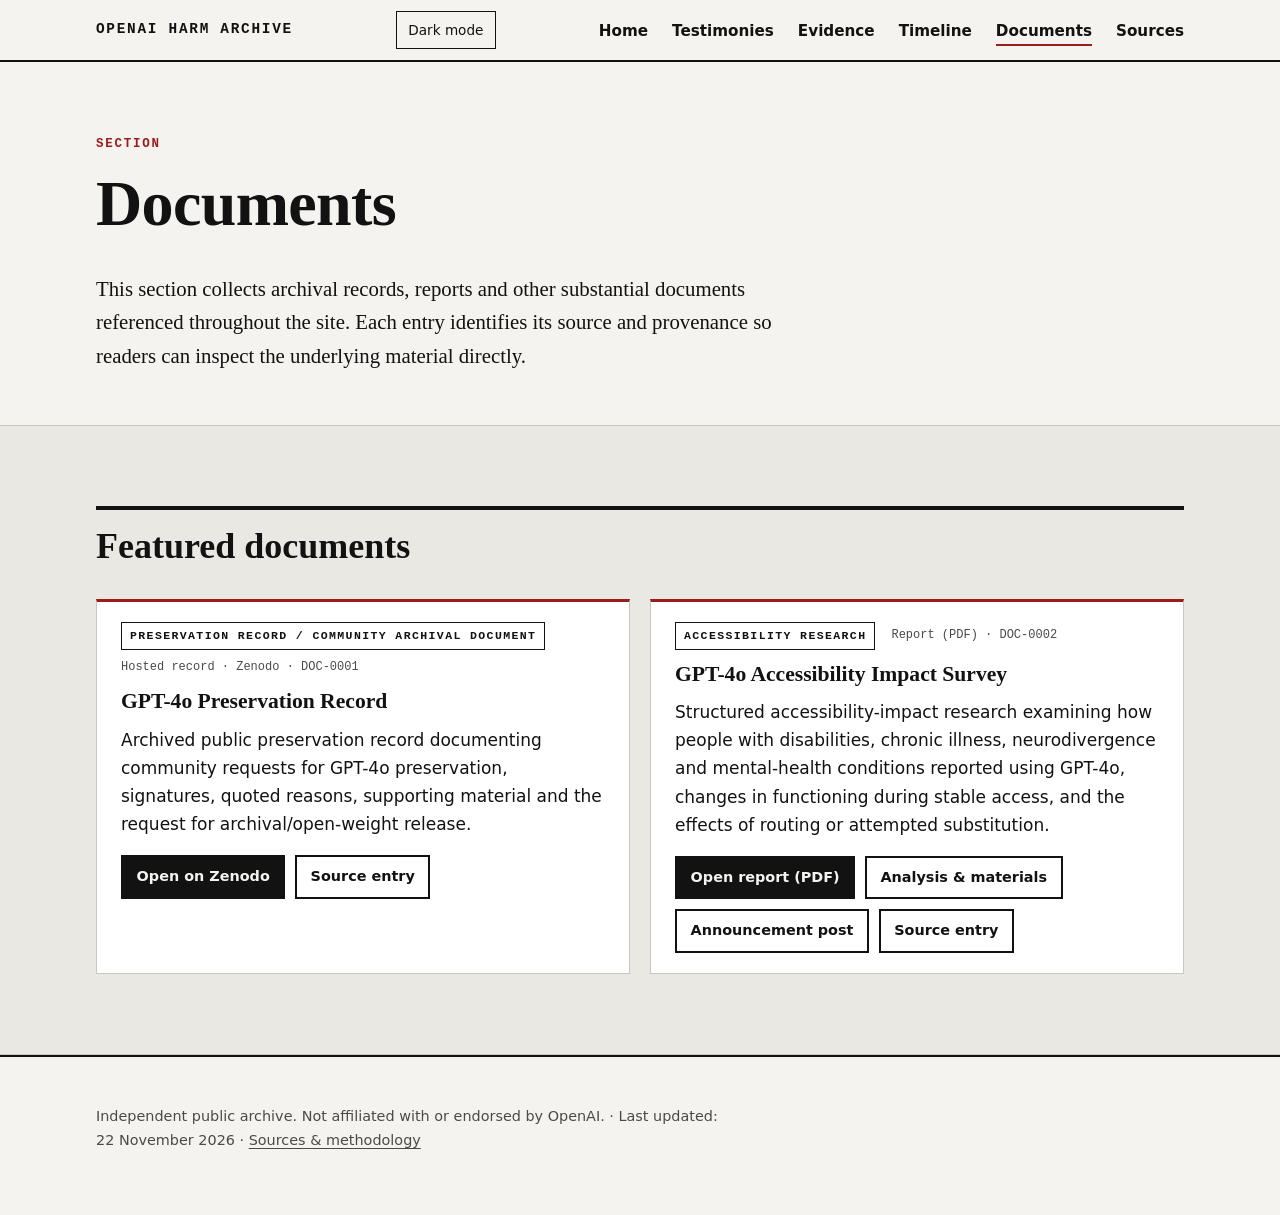
<file: documents/index.html>
<!doctype html>
<html lang="en">
<head>
  <meta charset="utf-8">
  <meta name="viewport" content="width=device-width, initial-scale=1">
  <title>Documents — OpenAI Harm Archive</title>
  <link rel="stylesheet" href="../assets/css/style.css">
</head>
<body>
  <a class="skip-link" href="#main">Skip to content</a>
  <header class="site-header">
    <div class="container header-inner">
      <a class="site-title" href="../">OPENAI HARM ARCHIVE</a>
      <div class="header-actions">
        <button class="theme-toggle" type="button">Dark mode</button>
        <button class="nav-toggle" type="button" aria-expanded="false" aria-controls="site-nav">Menu</button>
      </div>
      <nav class="site-nav" id="site-nav" aria-label="Main">
        <ul>
          <li><a href="../">Home</a></li>
          <li><a href="../testimonies/">Testimonies</a></li>
          <li><a href="../evidence/">Evidence</a></li>
          <li><a href="../timeline/">Timeline</a></li>
          <li><a href="../documents/" aria-current="page">Documents</a></li>
          <li><a href="../sources/">Sources</a></li>
        </ul>
      </nav>
    </div>
  </header>

  <main id="main">
    <section class="page-hero">
      <div class="container">
        <p class="eyebrow">Section</p>
        <h1>Documents</h1>
        <p class="intro-text">This section collects archival records, reports and other substantial documents referenced throughout the site. Each entry identifies its source and provenance so readers can inspect the underlying material directly.</p>
      </div>
    </section>

    <section class="section section--alt" aria-labelledby="featured-title">
      <div class="container">
        <div class="section-head"><h2 id="featured-title">Featured documents</h2></div>
        <div class="doc-feature-grid">
          <article class="doc-feature" id="doc-0001">
            <div class="src-meta">
              <span class="tag">Preservation record / community archival document</span>
              <span class="src-type">Hosted record · Zenodo · DOC-0001</span>
            </div>
            <h3>GPT-4o Preservation Record</h3>
            <p>Archived public preservation record documenting community requests for GPT-4o preservation, signatures, quoted reasons, supporting material and the request for archival/open-weight release.</p>
            <div class="src-links">
              <a class="btn btn--small" href="https://zenodo.org/records/23454073">Open on Zenodo</a>
              <a class="btn btn--small btn--ghost" href="../sources/#src-0004">Source entry</a>
            </div>
          </article>
          <article class="doc-feature" id="doc-0002">
            <div class="src-meta">
              <span class="tag">Accessibility research</span>
              <span class="src-type">Report (PDF) · DOC-0002</span>
            </div>
            <h3>GPT-4o Accessibility Impact Survey</h3>
            <p>Structured accessibility-impact research examining how people with disabilities, chronic illness, neurodivergence and mental-health conditions reported using GPT-4o, changes in functioning during stable access, and the effects of routing or attempted substitution.</p>
            <div class="src-links">
              <a class="btn btn--small" href="https://sd-research.github.io/4o-accessibility-impacts/GPT-4o_Accessibility_Impacts_Report.pdf">Open report (PDF)</a>
              <a class="btn btn--small btn--ghost" href="https://github.com/sd-research/4o-accessibility-impacts">Analysis &amp; materials</a>
              <a class="btn btn--small btn--ghost" href="https://x.com/Sophty_/status/2019922511497212233">Announcement post</a>
              <a class="btn btn--small btn--ghost" href="../sources/#src-0002">Source entry</a>
            </div>
          </article>
        </div>
      </div>
    </section>

    <!-- DOCUMENT INDEX: temporarily hidden with the `hidden` attribute until the archive holds
         enough documents for a searchable catalogue. To restore, delete `hidden` below. -->
    <section class="section" hidden>
      <div class="container">
        <div class="filter-bar" role="search">
          <label>Search documents
            <input type="search" data-filter-search placeholder="Filter by keyword">
          </label>
        </div>
        <!--
          DOCUMENT ROW TEMPLATE — one <tr> per file.
          Store files in /documents/files/ (create when first needed) and link relatively: files/DOC-0001.pdf
        -->
        <div class="table-wrap">
          <table data-filter-list>
            <caption class="visually-hidden">Archived documents</caption>
            <thead>
              <tr><th scope="col">ID</th><th scope="col">Title</th><th scope="col">Date</th><th scope="col">Type</th><th scope="col">Original source</th><th scope="col">Download</th></tr>
            </thead>
            <tbody>
              <tr id="doc-template-1" data-search="[keywords]">
                <td>DOC-0001</td><td>[Document title]</td><td>[YYYY-MM-DD]</td><td>[PDF]</td><td>[URL]</td><td>[File link]</td>
              </tr>
              <tr id="doc-template-2" data-search="[keywords]">
                <td>DOC-0002</td><td>[Document title]</td><td>[YYYY-MM-DD]</td><td>[PDF]</td><td>[URL]</td><td>[File link]</td>
              </tr>
            </tbody>
          </table>
        </div>
      </div>
    </section>
  </main>

  <footer class="site-footer">
    <div class="container">
      <p>Independent public archive. Not affiliated with or endorsed by OpenAI. · Last updated: 22 November 2026 · <a href="../sources/">Sources &amp; methodology</a></p>
    </div>
  </footer>
  <script src="../assets/js/main.js" defer></script>
</body>
</html>
</file>
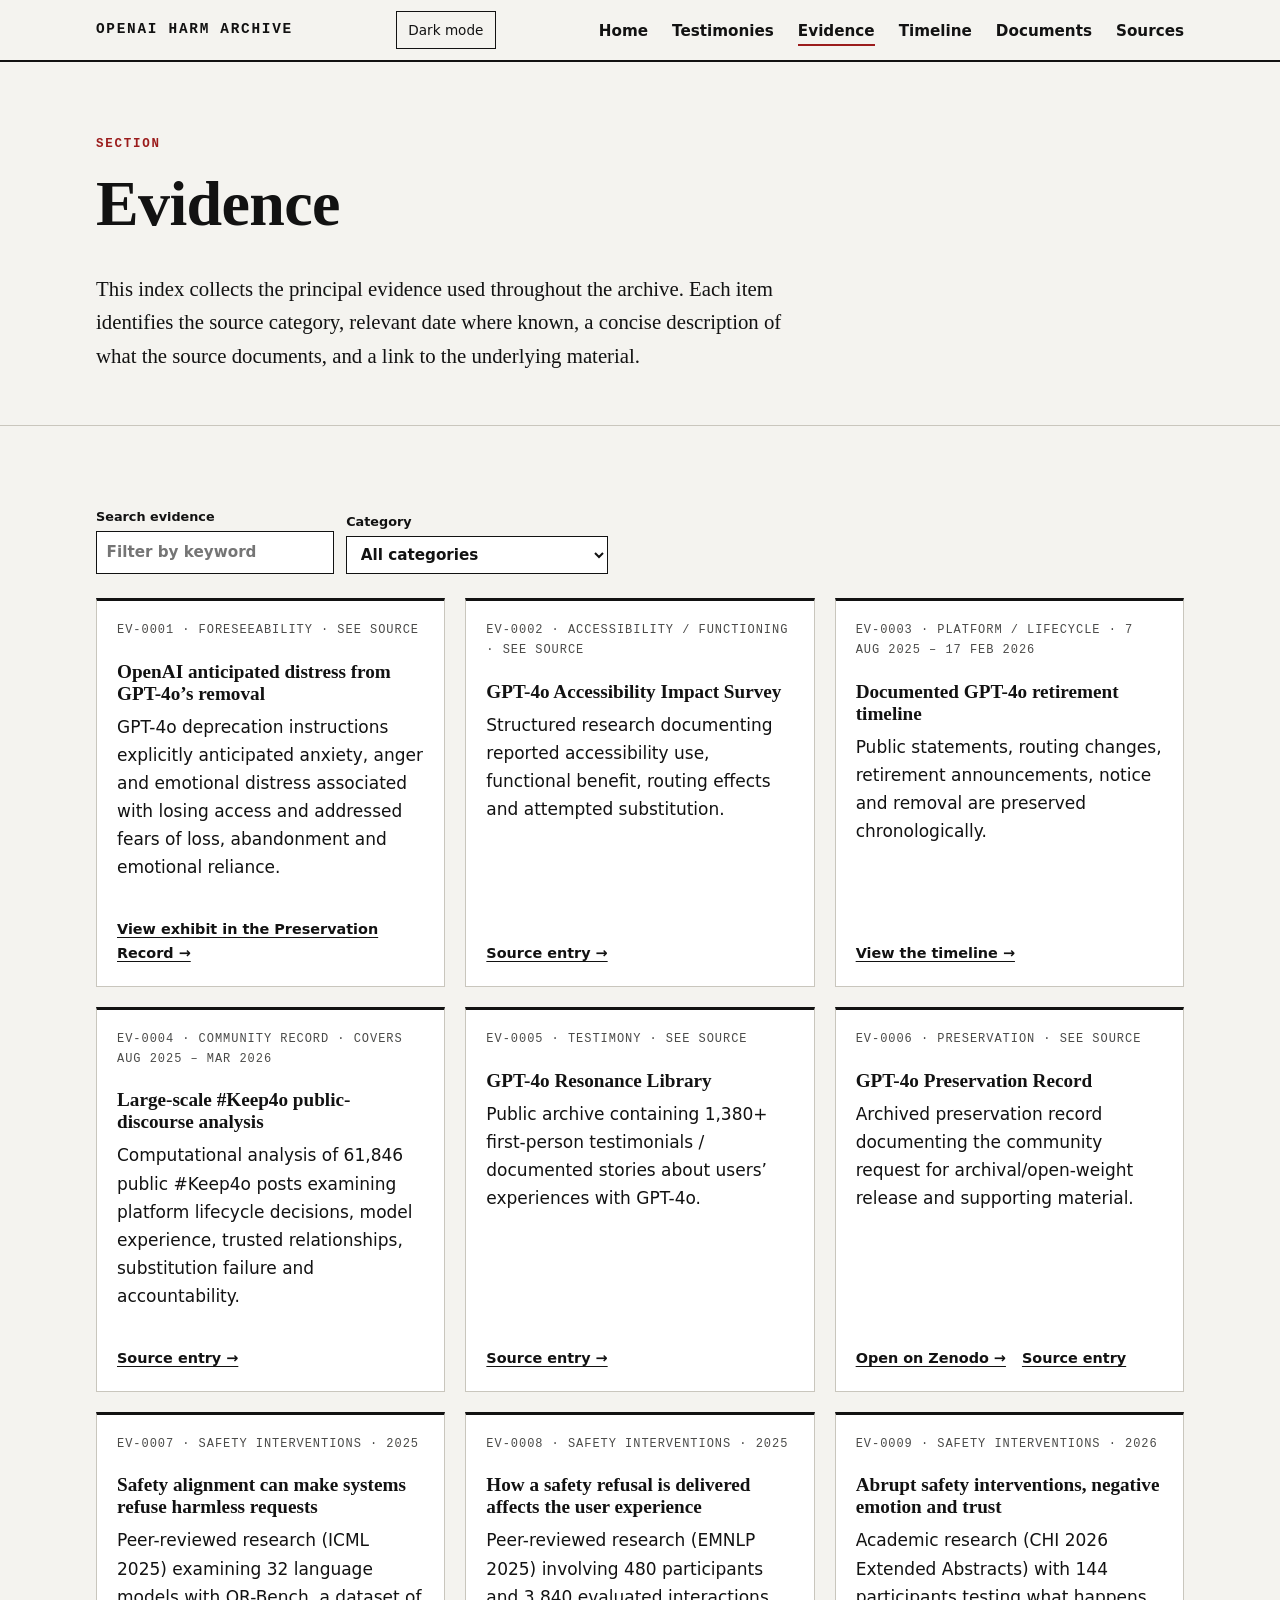
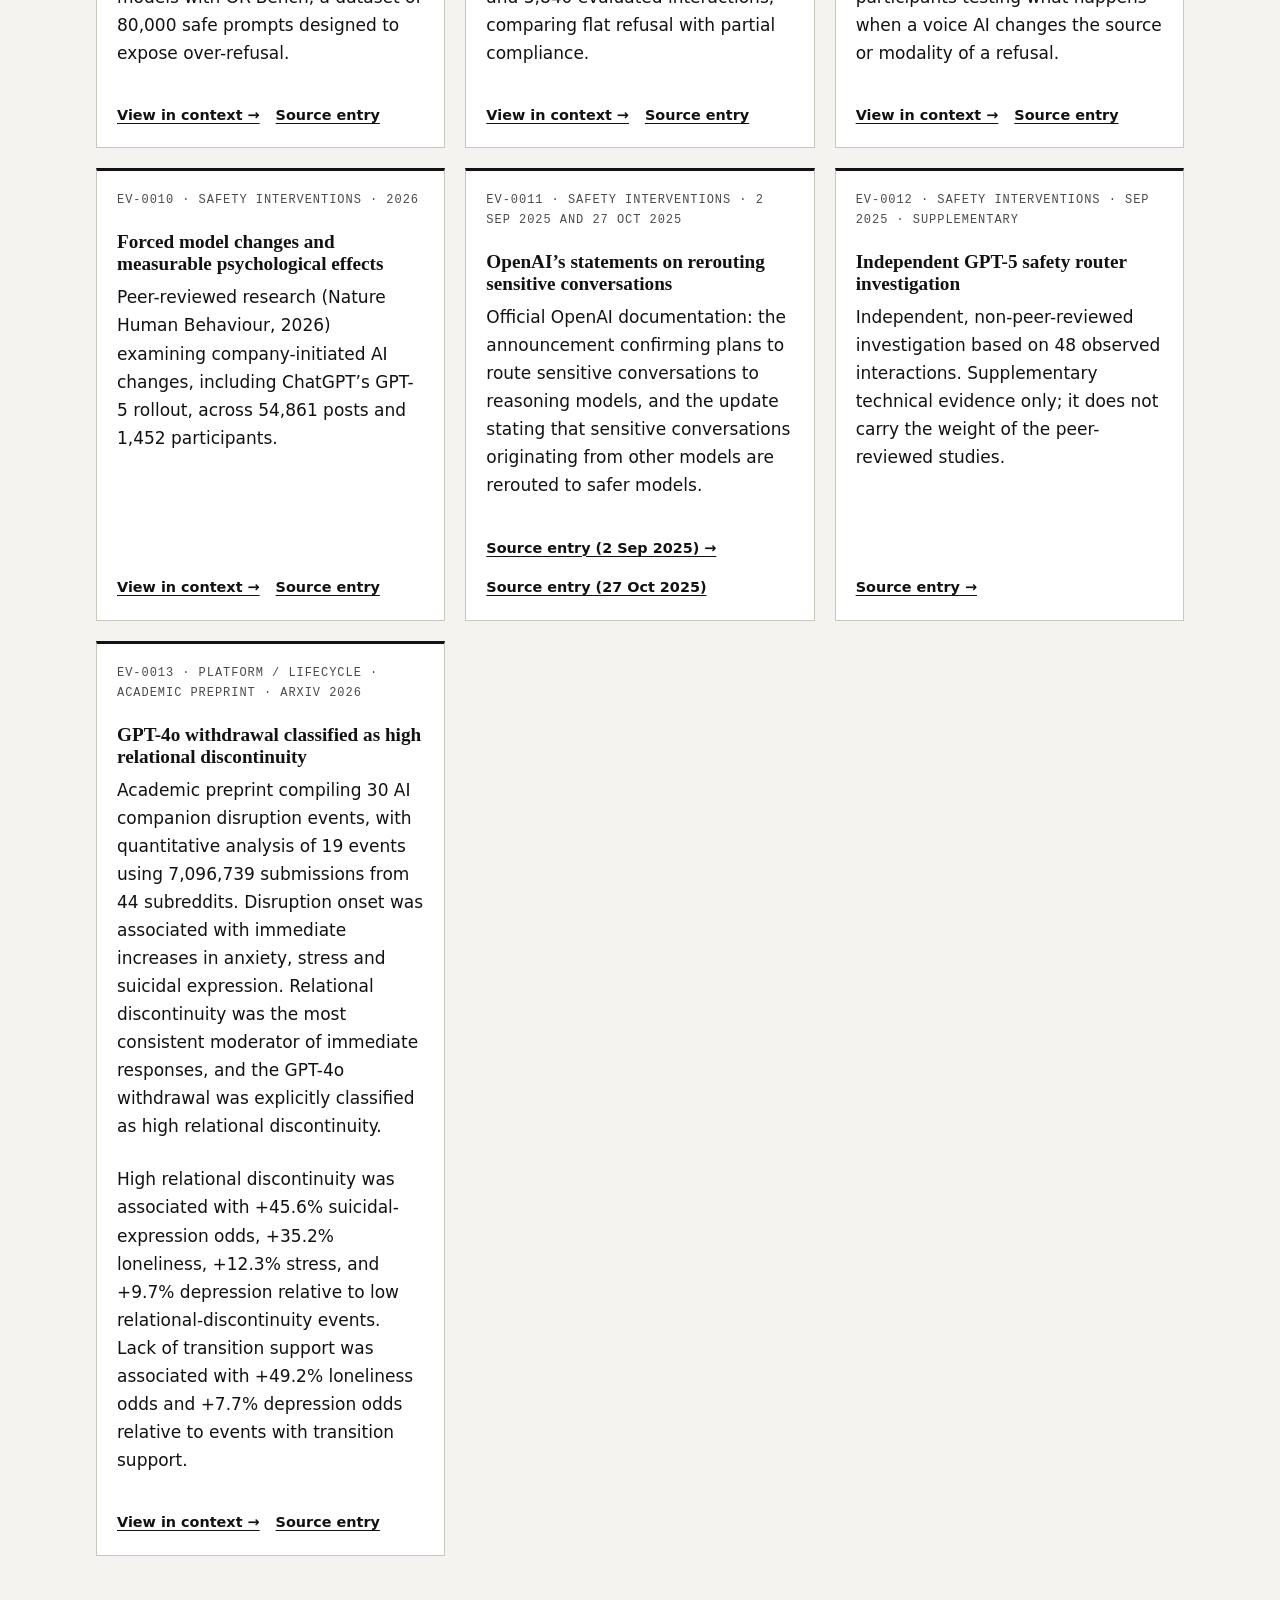
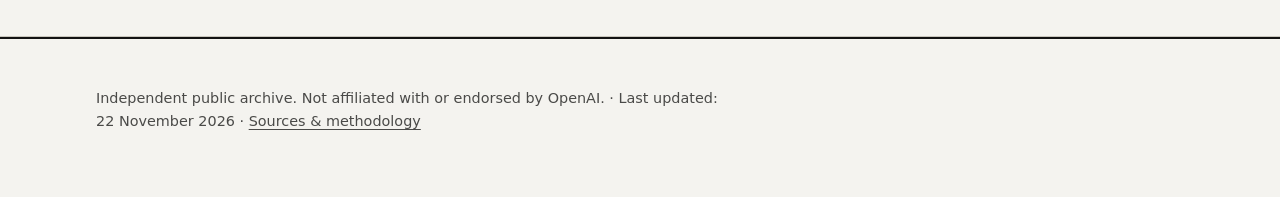
<file: evidence/index.html>
<!doctype html>
<html lang="en">
<head>
  <meta charset="utf-8">
  <meta name="viewport" content="width=device-width, initial-scale=1">
  <title>Evidence — OpenAI Harm Archive</title>
  <link rel="stylesheet" href="../assets/css/style.css">
</head>
<body>
  <a class="skip-link" href="#main">Skip to content</a>
  <header class="site-header">
    <div class="container header-inner">
      <a class="site-title" href="../">OPENAI HARM ARCHIVE</a>
      <div class="header-actions">
        <button class="theme-toggle" type="button">Dark mode</button>
        <button class="nav-toggle" type="button" aria-expanded="false" aria-controls="site-nav">Menu</button>
      </div>
      <nav class="site-nav" id="site-nav" aria-label="Main">
        <ul>
          <li><a href="../">Home</a></li>
          <li><a href="../testimonies/">Testimonies</a></li>
          <li><a href="../evidence/" aria-current="page">Evidence</a></li>
          <li><a href="../timeline/">Timeline</a></li>
          <li><a href="../documents/">Documents</a></li>
          <li><a href="../sources/">Sources</a></li>
        </ul>
      </nav>
    </div>
  </header>

  <main id="main">
    <section class="page-hero">
      <div class="container">
        <p class="eyebrow">Section</p>
        <h1>Evidence</h1>
        <p class="intro-text">This index collects the principal evidence used throughout the archive. Each item identifies the source category, relevant date where known, a concise description of what the source documents, and a link to the underlying material.</p>
      </div>
    </section>

    <section class="section">
      <div class="container">
        <div class="filter-bar" role="search">
          <label>Search evidence
            <input type="search" data-filter-search placeholder="Filter by keyword">
          </label>
          <label>Category
            <select data-filter-category>
              <option value="">All categories</option>
              <option value="foreseeability">Foreseeability</option>
              <option value="accessibility">Accessibility / functioning</option>
              <option value="lifecycle">Platform / lifecycle</option>
              <option value="community">Community record</option>
              <option value="testimony">Testimony</option>
              <option value="preservation">Preservation</option>
              <option value="safety">Safety interventions</option>
            </select>
          </label>
        </div>

        <!--
          EVIDENCE ITEM TEMPLATE: copy one <article> per item.
          Required: id (ev-XXXX), category, date only if established (otherwise "See source"),
          description, link to the underlying material.
          data-search: keywords used by the filter. data-category: matches a <select> option value.
        -->
        <div class="grid" data-filter-list>
          <article class="card" id="ev-0001" data-search="foreseeability deprecation instructions distress anxiety anger loss abandonment emotional reliance" data-category="foreseeability">
            <p class="card-meta">EV-0001 · Foreseeability · See source</p>
            <h3>OpenAI anticipated distress from GPT-4o’s removal</h3>
            <p>GPT-4o deprecation instructions explicitly anticipated anxiety, anger and emotional distress associated with losing access and addressed fears of loss, abandonment and emotional reliance.</p>
            <div class="card-links"><a href="../#exhibit-deprecation">View exhibit in the Preservation Record →</a></div>
          </article>
          <article class="card" id="ev-0002" data-search="accessibility functioning survey disability routing substitution" data-category="accessibility">
            <p class="card-meta">EV-0002 · Accessibility / functioning · See source</p>
            <h3>GPT-4o Accessibility Impact Survey</h3>
            <p>Structured research documenting reported accessibility use, functional benefit, routing effects and attempted substitution.</p>
            <div class="card-links"><a href="../sources/#src-0002">Source entry →</a></div>
          </article>
          <article class="card" id="ev-0003" data-search="platform lifecycle timeline statements routing retirement notice removal" data-category="lifecycle">
            <p class="card-meta">EV-0003 · Platform / lifecycle · 7 Aug 2025 – 17 Feb 2026</p>
            <h3>Documented GPT-4o retirement timeline</h3>
            <p>Public statements, routing changes, retirement announcements, notice and removal are preserved chronologically.</p>
            <div class="card-links"><a href="../timeline/">View the timeline →</a></div>
          </article>
          <article class="card" id="ev-0004" data-search="community keep4o public discourse analysis computational posts" data-category="community">
            <p class="card-meta">EV-0004 · Community record · Covers Aug 2025 – Mar 2026</p>
            <h3>Large-scale #Keep4o public-discourse analysis</h3>
            <p>Computational analysis of 61,846 public #Keep4o posts examining platform lifecycle decisions, model experience, trusted relationships, substitution failure and accountability.</p>
            <div class="card-links"><a href="../sources/#src-0001">Source entry →</a></div>
          </article>
          <article class="card" id="ev-0005" data-search="testimony resonance library first-person accounts" data-category="testimony">
            <p class="card-meta">EV-0005 · Testimony · See source</p>
            <h3>GPT-4o Resonance Library</h3>
            <p>Public archive containing 1,380+ first-person testimonials / documented stories about users’ experiences with GPT-4o.</p>
            <div class="card-links"><a href="../sources/#src-0003">Source entry →</a></div>
          </article>
          <article class="card" id="ev-0006" data-search="preservation record zenodo archival open-weight release" data-category="preservation">
            <p class="card-meta">EV-0006 · Preservation · See source</p>
            <h3>GPT-4o Preservation Record</h3>
            <p>Archived preservation record documenting the community request for archival/open-weight release and supporting material.</p>
            <div class="card-links"><a href="https://zenodo.org/records/23454073">Open on Zenodo →</a><a href="../sources/#src-0004">Source entry</a></div>
          </article>
          <article class="card" id="ev-0007" data-search="safety over-refusal or-bench harmless requests refused icml benchmark" data-category="safety">
            <p class="card-meta">EV-0007 · Safety interventions · 2025</p>
            <h3>Safety alignment can make systems refuse harmless requests</h3>
            <p>Peer-reviewed research (ICML 2025) examining 32 language models with OR-Bench, a dataset of 80,000 safe prompts designed to expose over-refusal.</p>
            <div class="card-links"><a href="../#safety-harm-1">View in context →</a><a href="../sources/#src-0022">Source entry</a></div>
          </article>
          <article class="card" id="ev-0008" data-search="safety refusal guardrails partial compliance user perceptions emnlp" data-category="safety">
            <p class="card-meta">EV-0008 · Safety interventions · 2025</p>
            <h3>How a safety refusal is delivered affects the user experience</h3>
            <p>Peer-reviewed research (EMNLP 2025) involving 480 participants and 3,840 evaluated interactions, comparing flat refusal with partial compliance.</p>
            <div class="card-links"><a href="../#safety-harm-2">View in context →</a><a href="../sources/#src-0023">Source entry</a></div>
          </article>
          <article class="card" id="ev-0009" data-search="safety refusal voice source modality shift trust reactance social presence chi" data-category="safety">
            <p class="card-meta">EV-0009 · Safety interventions · 2026</p>
            <h3>Abrupt safety interventions, negative emotion and trust</h3>
            <p>Academic research (CHI 2026 Extended Abstracts) with 144 participants testing what happens when a voice AI changes the source or modality of a refusal.</p>
            <div class="card-links"><a href="../#safety-harm-3">View in context →</a><a href="../sources/#src-0024">Source entry</a></div>
          </article>
          <article class="card" id="ev-0010" data-search="safety forced model change gpt-5 rollout mourning loss ai companions well-being nature human behaviour" data-category="safety">
            <p class="card-meta">EV-0010 · Safety interventions · 2026</p>
            <h3>Forced model changes and measurable psychological effects</h3>
            <p>Peer-reviewed research (Nature Human Behaviour, 2026) examining company-initiated AI changes, including ChatGPT’s GPT-5 rollout, across 54,861 posts and 1,452 participants.</p>
            <div class="card-links"><a href="../#safety-harm-4">View in context →</a><a href="../sources/#src-0025">Source entry</a></div>
          </article>
          <article class="card" id="ev-0011" data-search="safety rerouting routing sensitive conversations reasoning models safer models openai official" data-category="safety">
            <p class="card-meta">EV-0011 · Safety interventions · 2 Sep 2025 and 27 Oct 2025</p>
            <h3>OpenAI’s statements on rerouting sensitive conversations</h3>
            <p>Official OpenAI documentation: the announcement confirming plans to route sensitive conversations to reasoning models, and the update stating that sensitive conversations originating from other models are rerouted to safer models.</p>
            <div class="card-links"><a href="../sources/#src-0026">Source entry (2 Sep 2025) →</a><a href="../sources/#src-0027">Source entry (27 Oct 2025)</a></div>
          </article>
          <article class="card" id="ev-0012" data-search="safety router gpt-5-chat-safety telemetry independent investigation whitepaper supplementary" data-category="safety">
            <p class="card-meta">EV-0012 · Safety interventions · Sep 2025 · Supplementary</p>
            <h3>Independent GPT-5 safety router investigation</h3>
            <p>Independent, non-peer-reviewed investigation based on 48 observed interactions. Supplementary technical evidence only; it does not carry the weight of the peer-reviewed studies.</p>
            <div class="card-links"><a href="../sources/#src-0028">Source entry →</a></div>
          </article>
          <article class="card" id="ev-0013" data-search="platform lifecycle disruption removal withdrawal gpt-4o relational discontinuity transition support anxiety stress suicidal expression loneliness depression reddit arxiv preprint disrupted companionship" data-category="lifecycle">
            <p class="card-meta">EV-0013 · Platform / lifecycle · Academic preprint · arXiv 2026</p>
            <h3>GPT-4o withdrawal classified as high relational discontinuity</h3>
            <p>Academic preprint compiling 30 AI companion disruption events, with quantitative analysis of 19 events using 7,096,739 submissions from 44 subreddits. Disruption onset was associated with immediate increases in anxiety, stress and suicidal expression. Relational discontinuity was the most consistent moderator of immediate responses, and the GPT-4o withdrawal was explicitly classified as high relational discontinuity.</p>
            <p>High relational discontinuity was associated with +45.6% suicidal-expression odds, +35.2% loneliness, +12.3% stress, and +9.7% depression relative to low relational-discontinuity events. Lack of transition support was associated with +49.2% loneliness odds and +7.7% depression odds relative to events with transition support.</p>
            <div class="card-links"><a href="../#disruption-study">View in context →</a><a href="../sources/#src-0029">Source entry</a></div>
          </article>
        </div>
      </div>
    </section>
  </main>

  <footer class="site-footer">
    <div class="container">
      <p>Independent public archive. Not affiliated with or endorsed by OpenAI. · Last updated: 22 November 2026 · <a href="../sources/">Sources &amp; methodology</a></p>
    </div>
  </footer>
  <script src="../assets/js/main.js" defer></script>
</body>
</html>
</file>
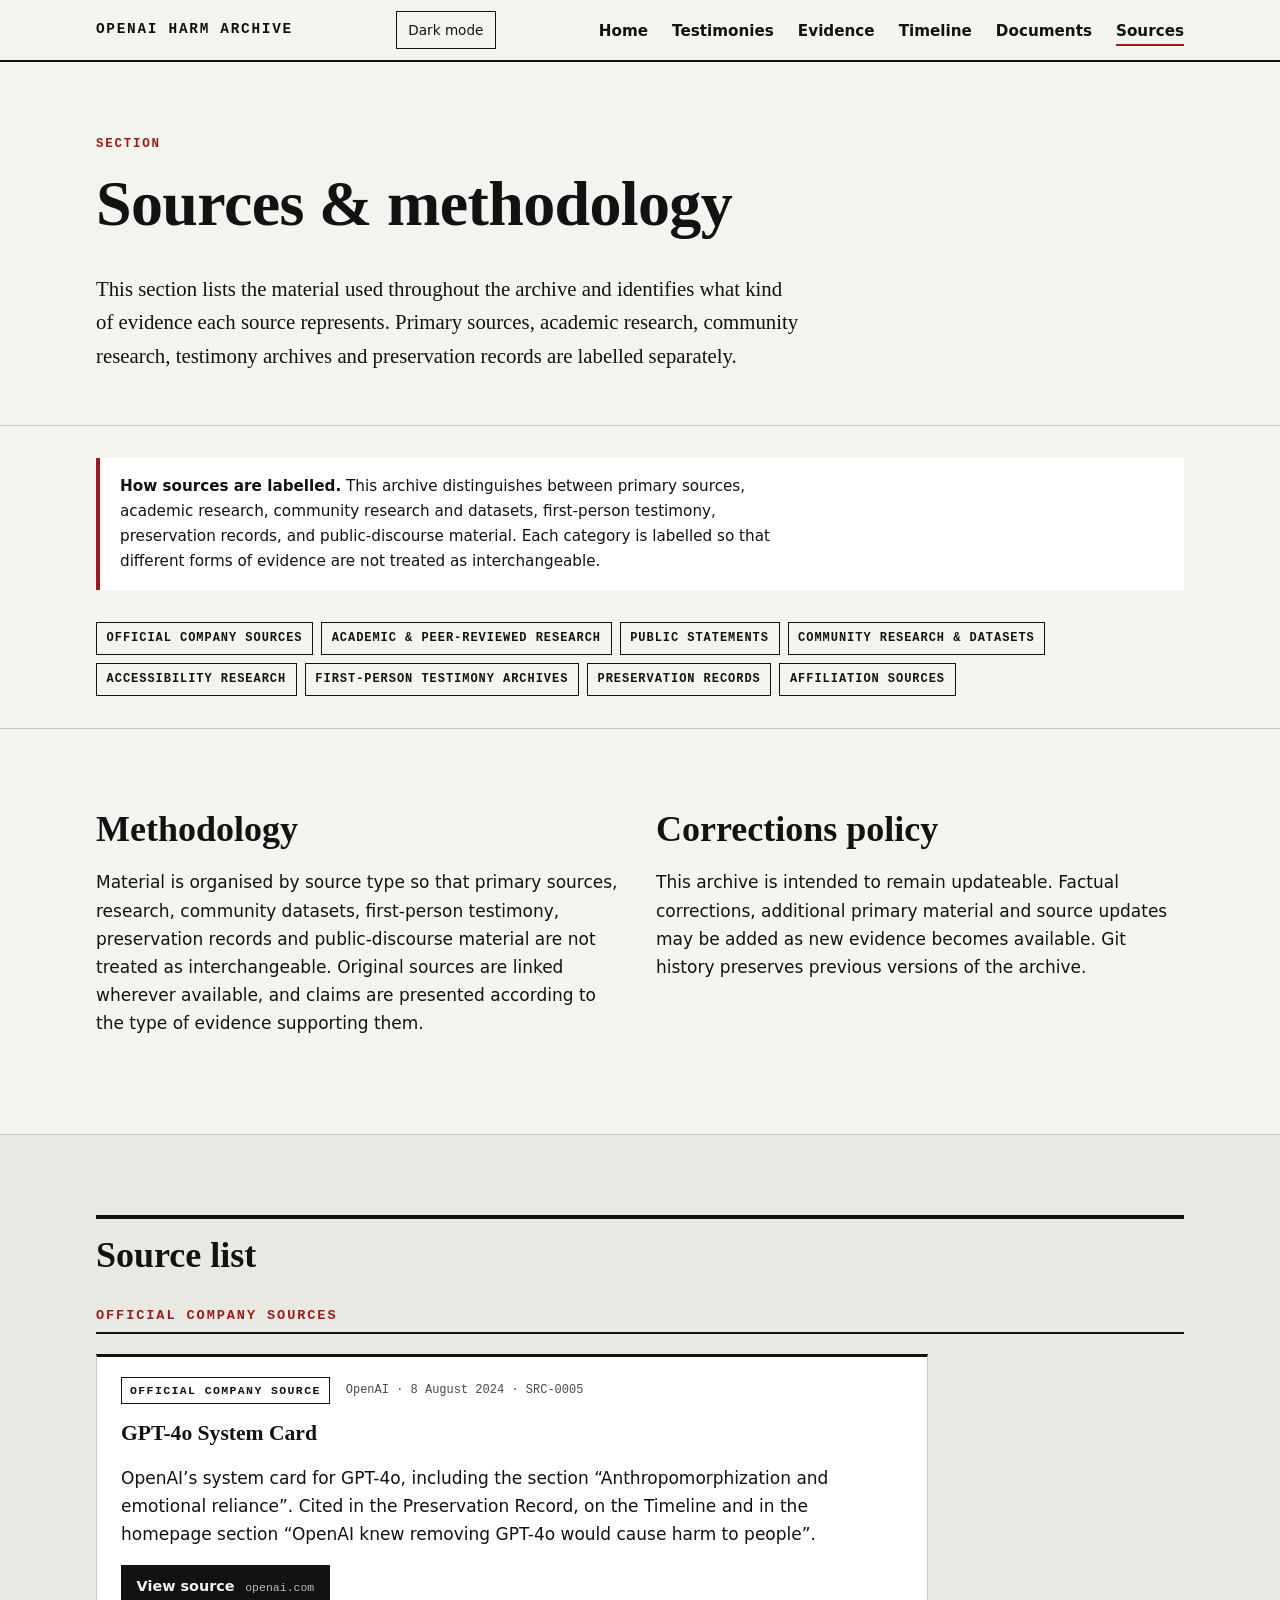
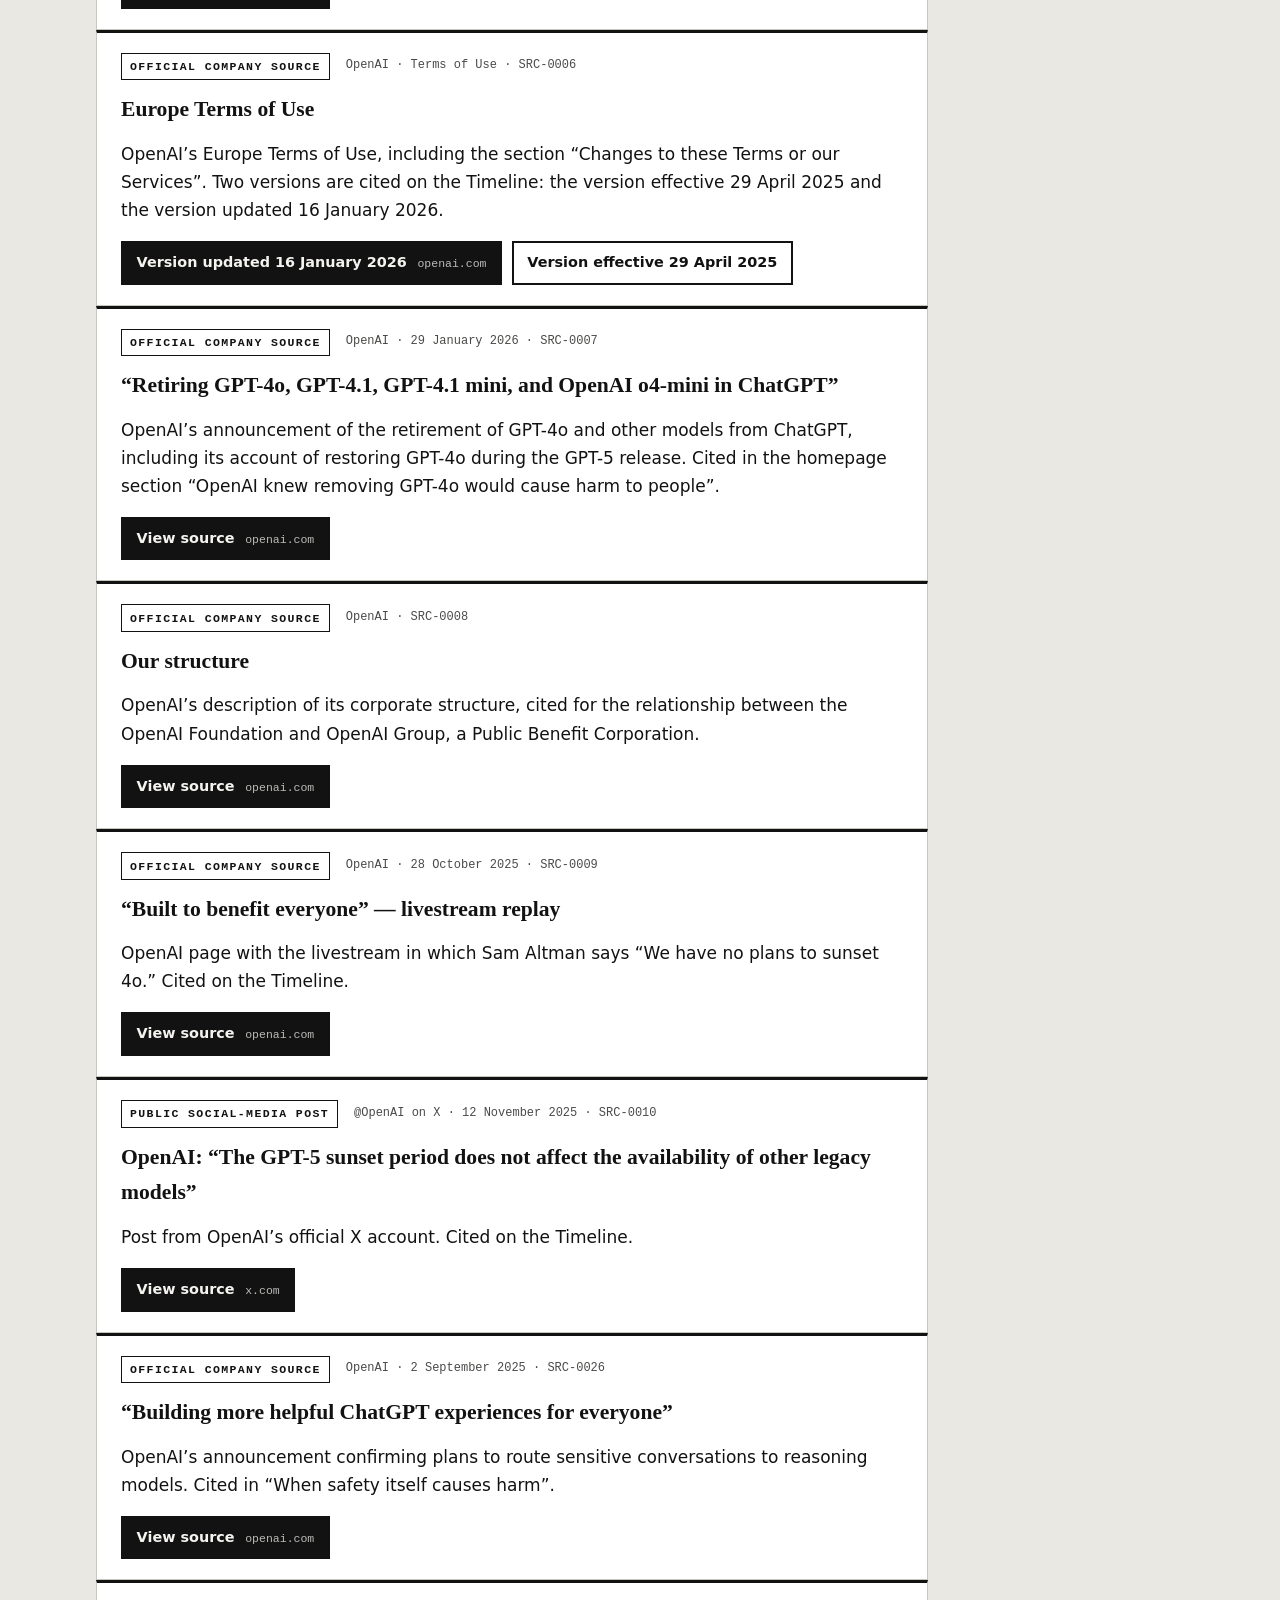
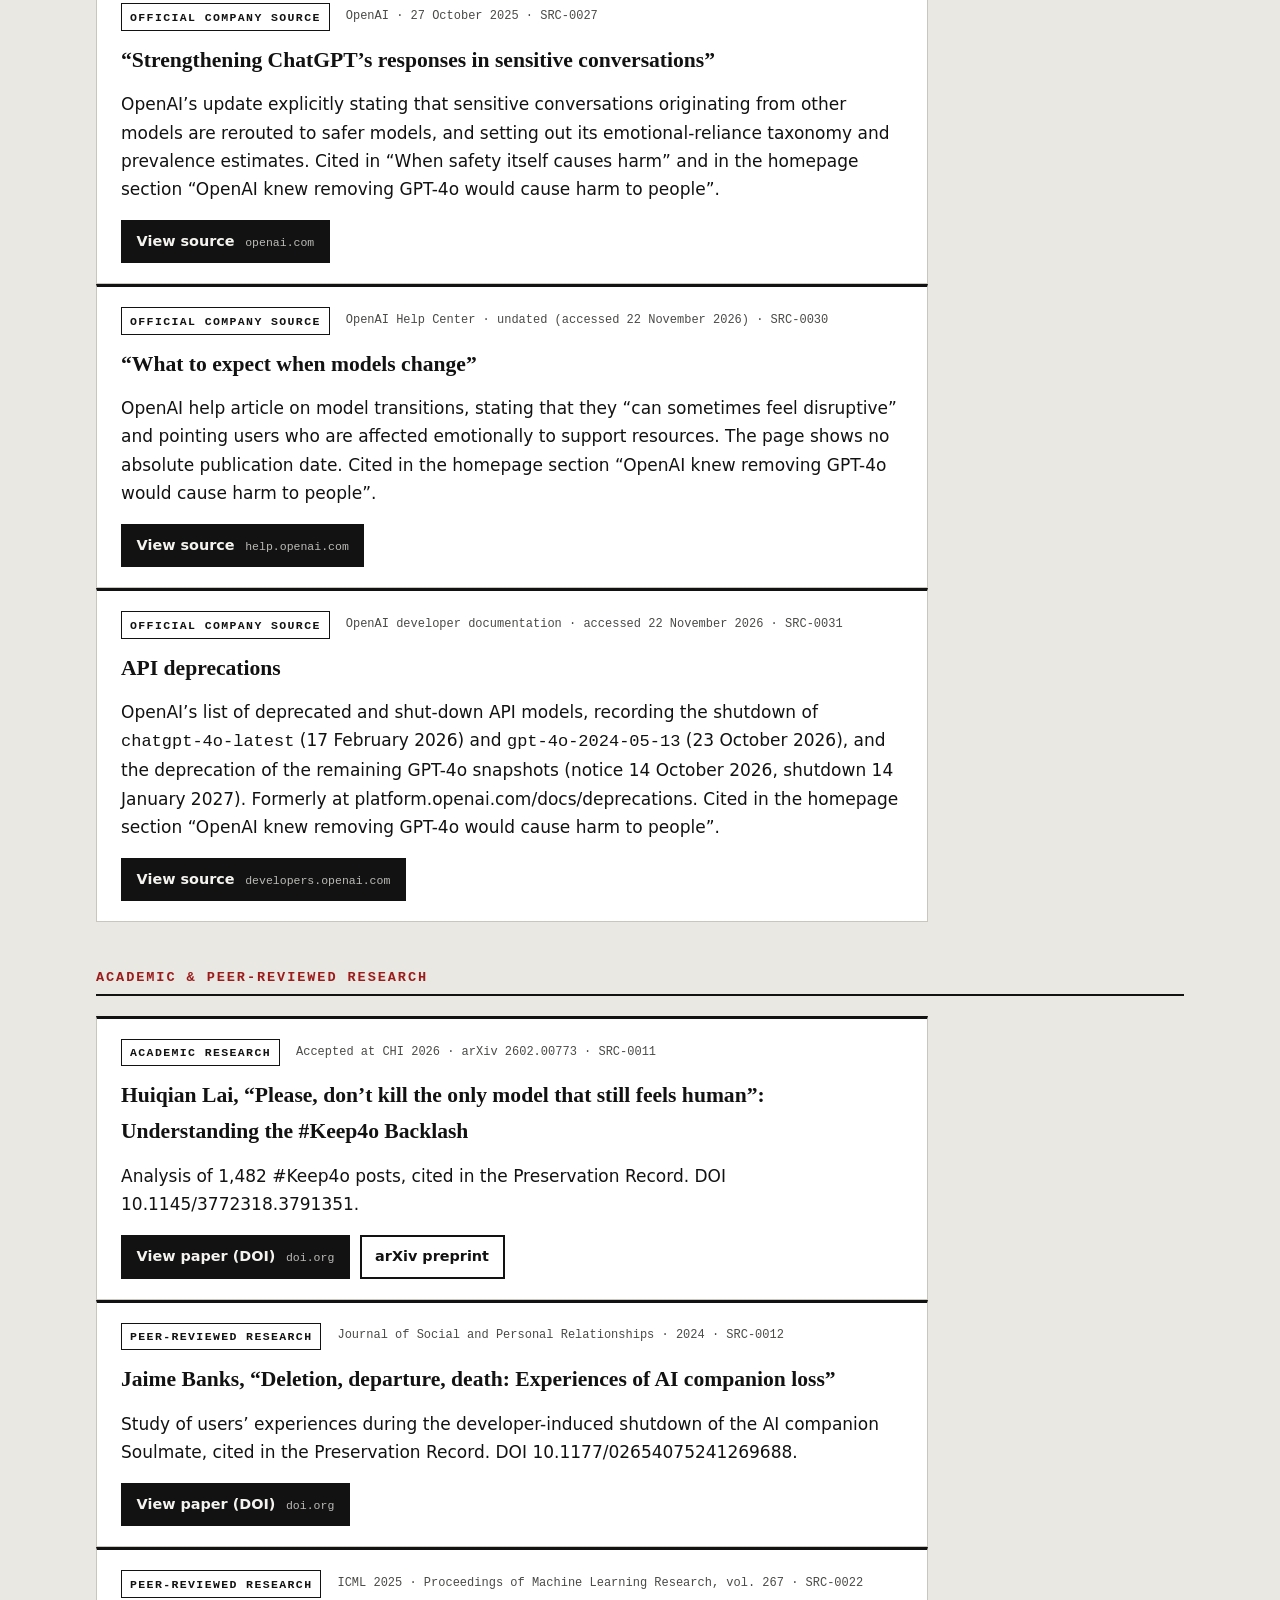
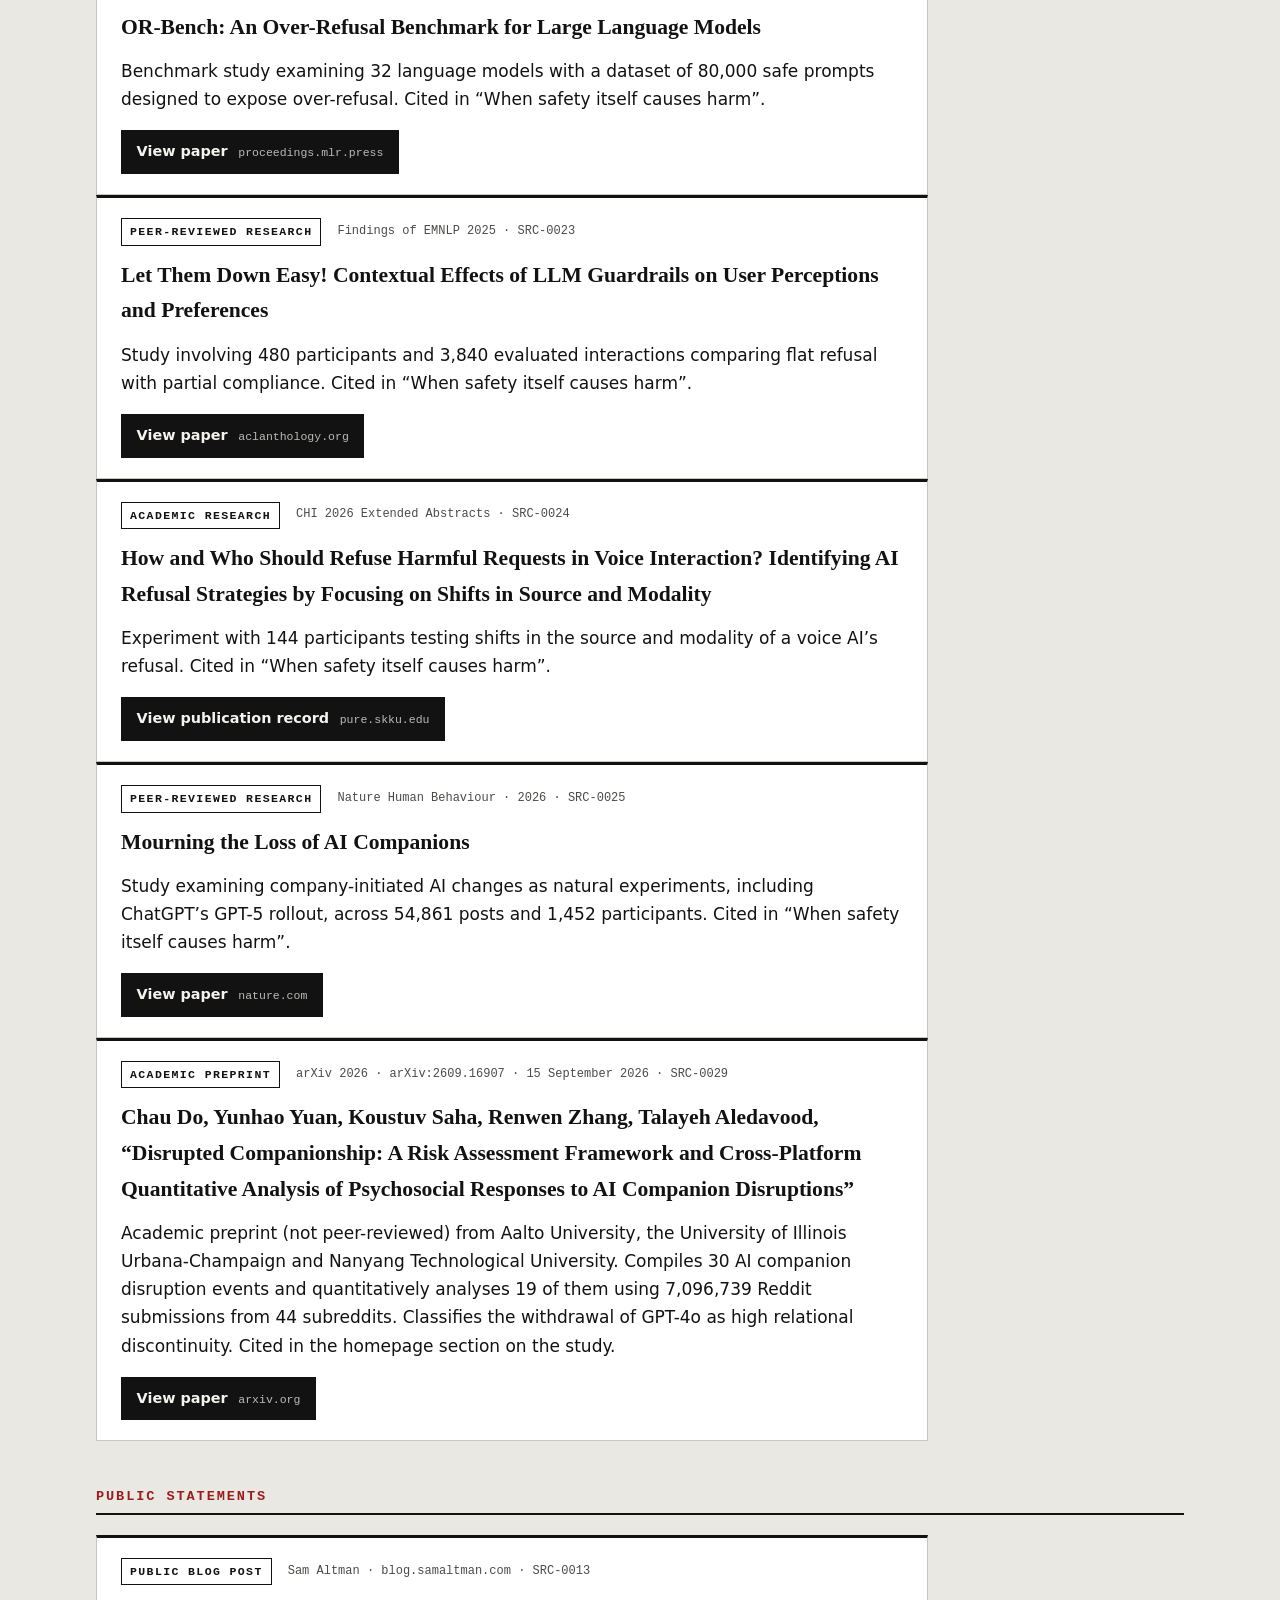
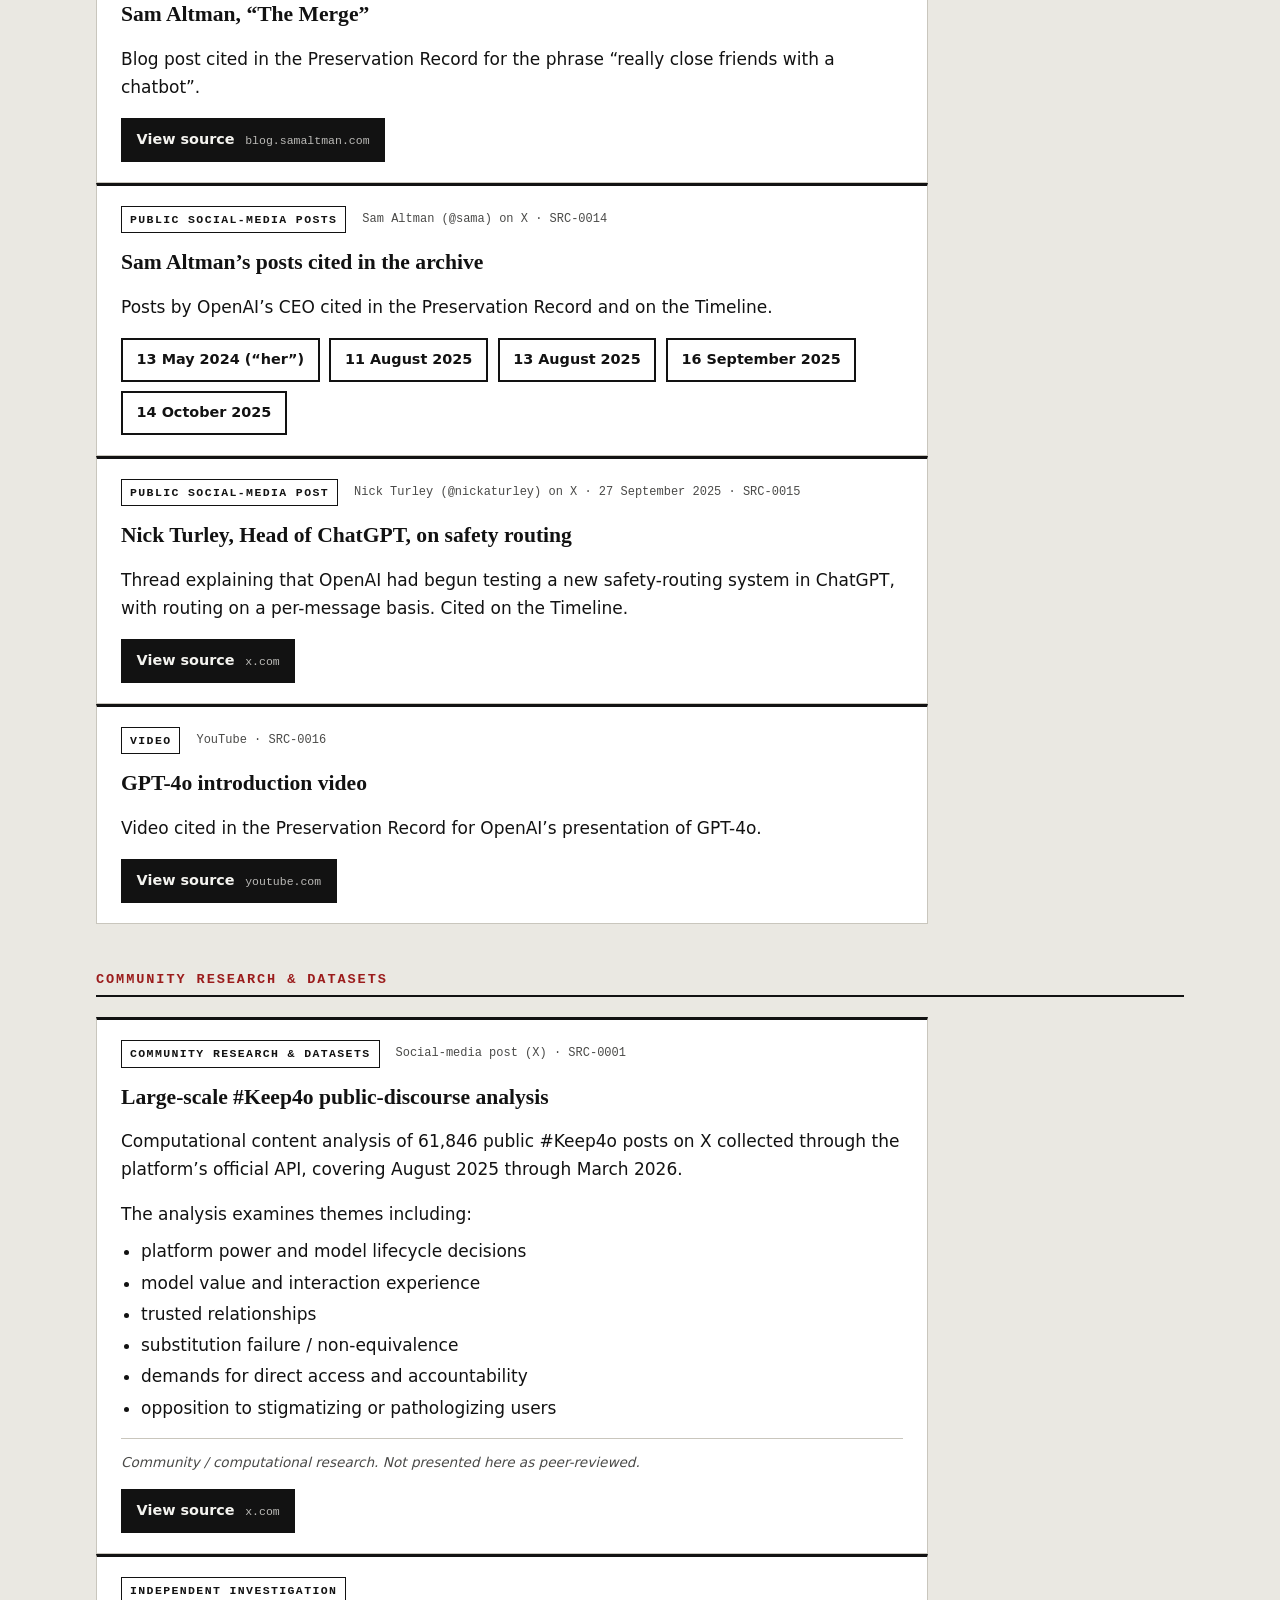
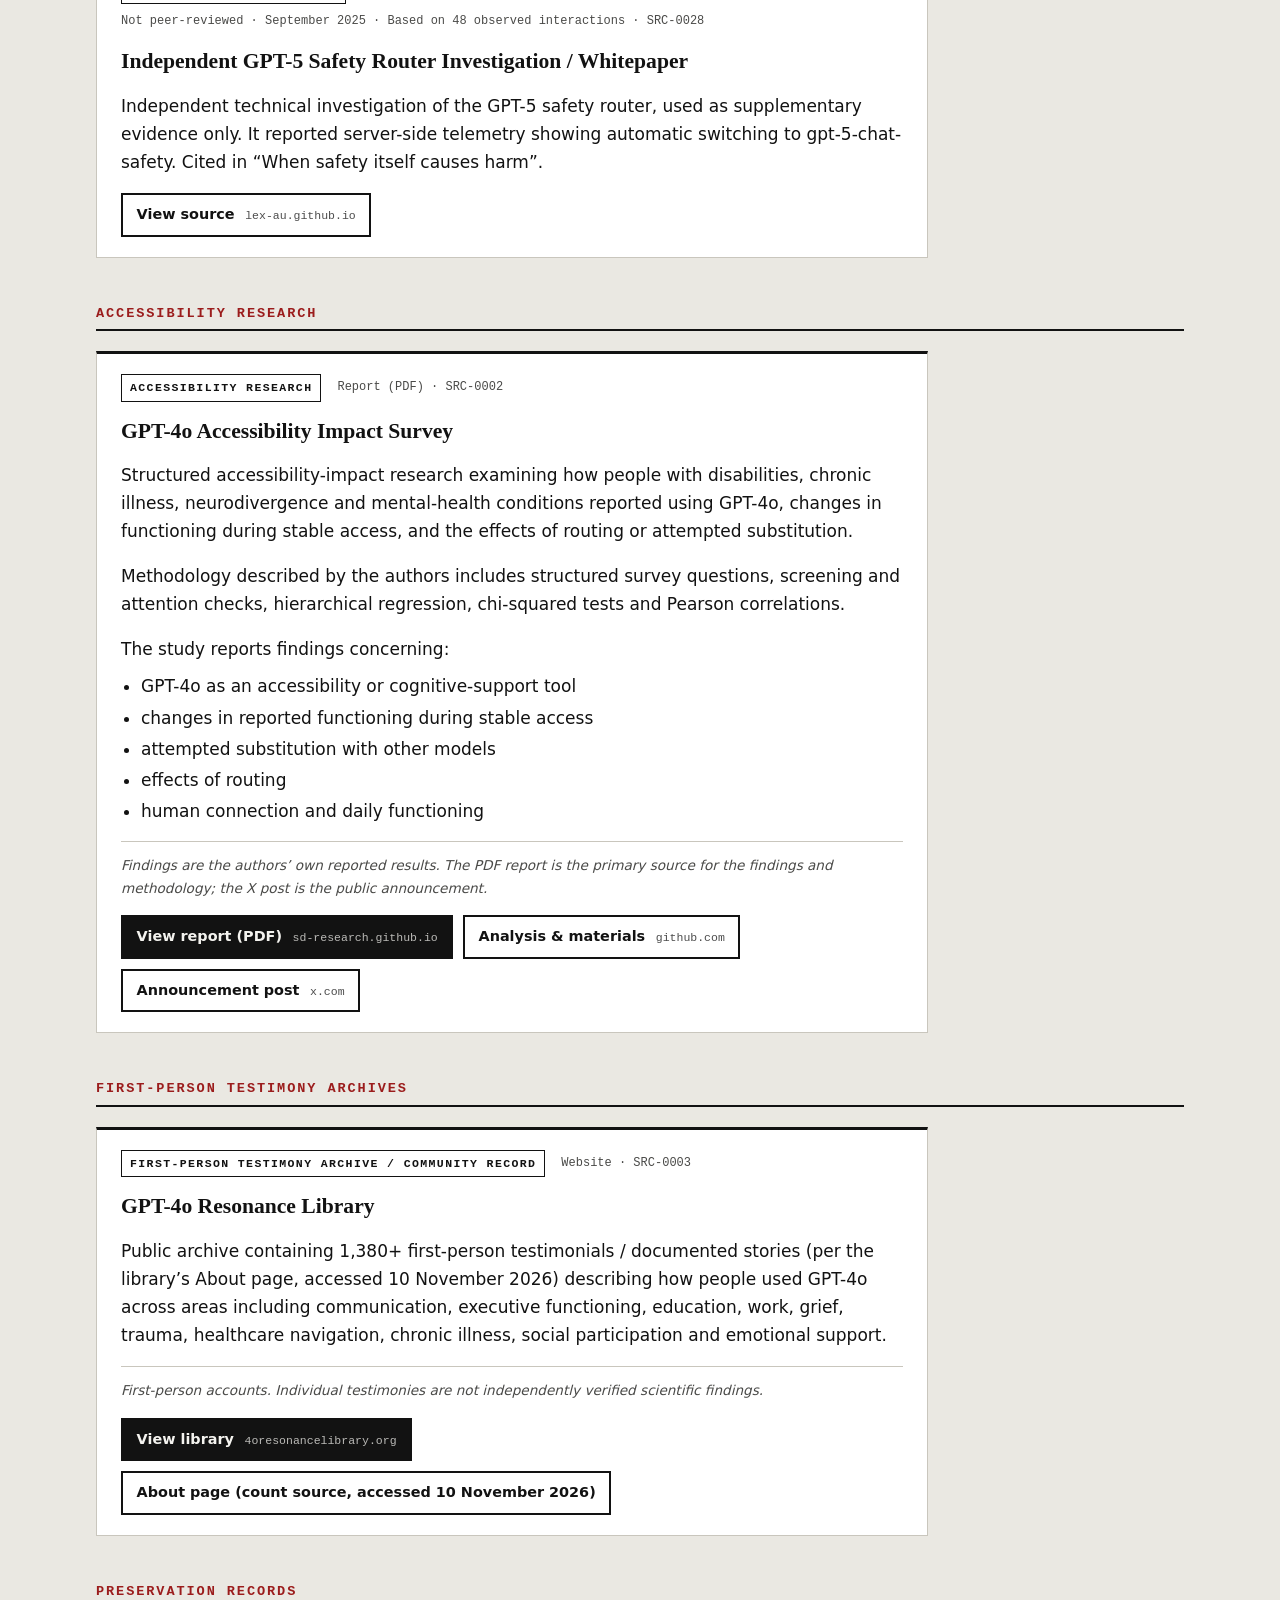
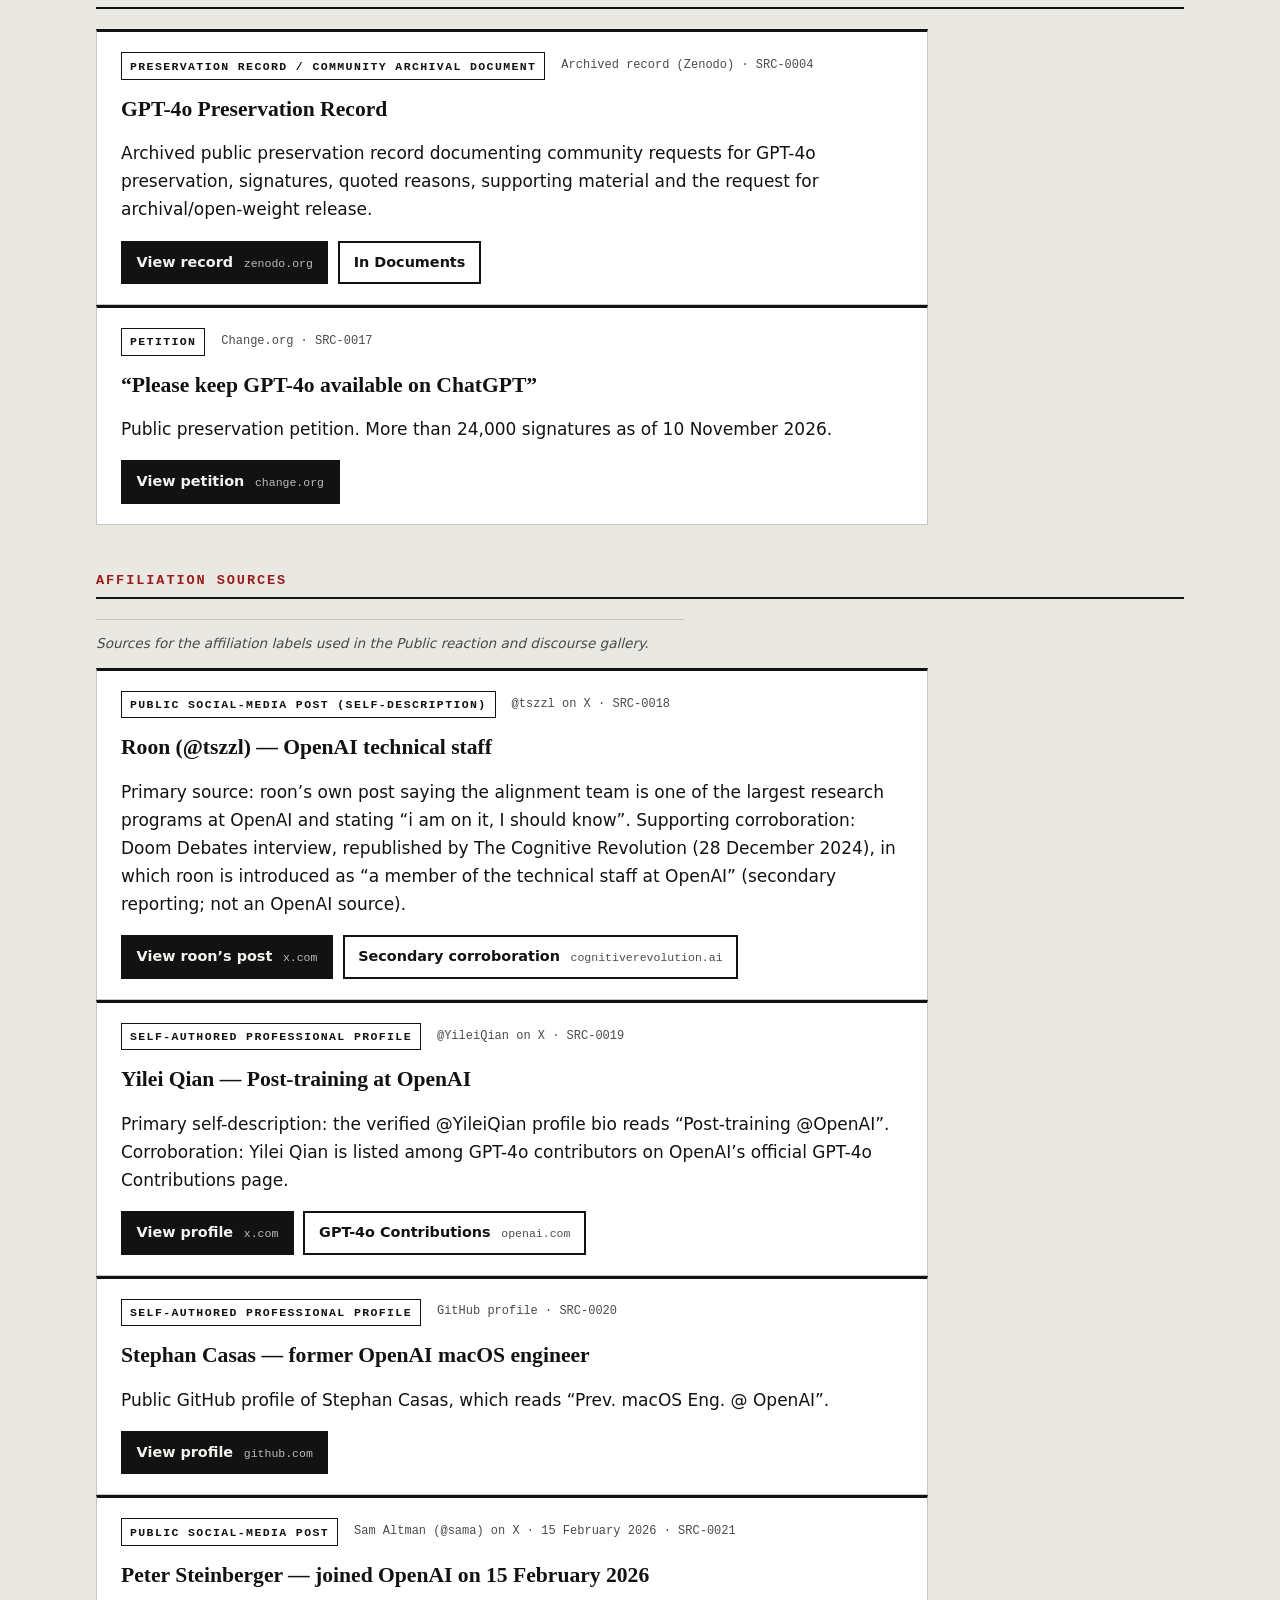
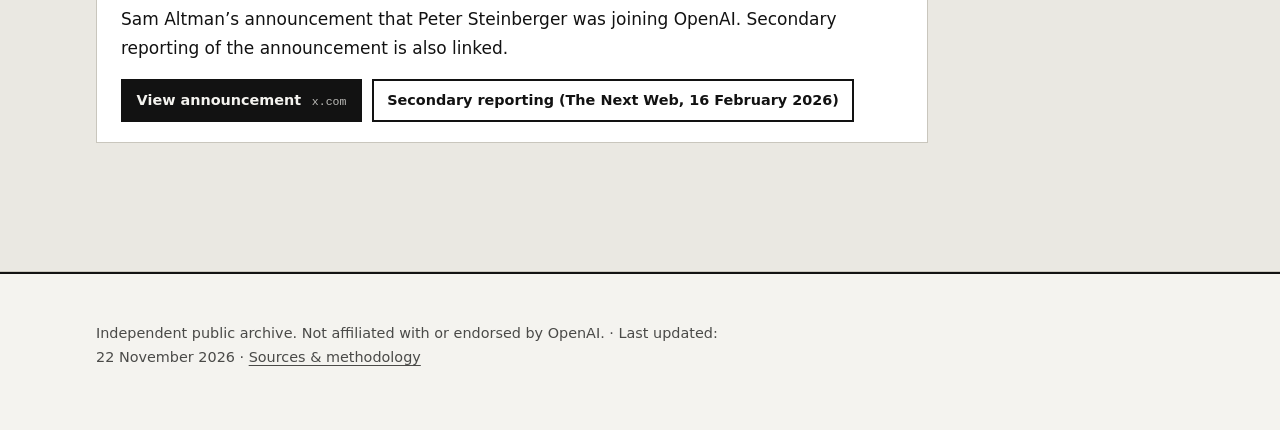
<file: sources/index.html>
<!doctype html>
<html lang="en">
<head>
  <meta charset="utf-8">
  <meta name="viewport" content="width=device-width, initial-scale=1">
  <title>Sources — OpenAI Harm Archive</title>
  <link rel="stylesheet" href="../assets/css/style.css">
</head>
<body>
  <a class="skip-link" href="#main">Skip to content</a>
  <header class="site-header">
    <div class="container header-inner">
      <a class="site-title" href="../">OPENAI HARM ARCHIVE</a>
      <div class="header-actions">
        <button class="theme-toggle" type="button">Dark mode</button>
        <button class="nav-toggle" type="button" aria-expanded="false" aria-controls="site-nav">Menu</button>
      </div>
      <nav class="site-nav" id="site-nav" aria-label="Main">
        <ul>
          <li><a href="../">Home</a></li>
          <li><a href="../testimonies/">Testimonies</a></li>
          <li><a href="../evidence/">Evidence</a></li>
          <li><a href="../timeline/">Timeline</a></li>
          <li><a href="../documents/">Documents</a></li>
          <li><a href="../sources/" aria-current="page">Sources</a></li>
        </ul>
      </nav>
    </div>
  </header>

  <main id="main">
    <section class="page-hero">
      <div class="container">
        <p class="eyebrow">Section</p>
        <h1>Sources &amp; methodology</h1>
        <p class="intro-text">This section lists the material used throughout the archive and identifies what kind of evidence each source represents. Primary sources, academic research, community research, testimony archives and preservation records are labelled separately.</p>
      </div>
    </section>

    <section class="section section--tight">
      <div class="container">
        <div class="note" role="note">
          <p><strong>How sources are labelled.</strong> This archive distinguishes between primary sources, academic research, community research and datasets, first-person testimony, preservation records, and public-discourse material. Each category is labelled so that different forms of evidence are not treated as interchangeable.</p>
        </div>
        <nav class="cat-nav" aria-label="Source categories">
          <a href="#official-sources">Official company sources</a>
          <a href="#academic-research">Academic &amp; peer-reviewed research</a>
          <a href="#public-statements">Public statements</a>
          <a href="#community-research">Community research &amp; datasets</a>
          <a href="#accessibility-research">Accessibility research</a>
          <a href="#testimony-archives">First-person testimony archives</a>
          <a href="#preservation-records">Preservation records</a>
          <a href="#affiliation-sources">Affiliation sources</a>
        </nav>
      </div>
    </section>

    <section class="section">
      <div class="container split">
        <div>
          <h2>Methodology</h2>
          <p>Material is organised by source type so that primary sources, research, community datasets, first-person testimony, preservation records and public-discourse material are not treated as interchangeable. Original sources are linked wherever available, and claims are presented according to the type of evidence supporting them.</p>
        </div>
        <div>
          <h2>Corrections policy</h2>
          <p>This archive is intended to remain updateable. Factual corrections, additional primary material and source updates may be added as new evidence becomes available. Git history preserves previous versions of the archive.</p>
        </div>
      </div>
    </section>

    <section class="section section--alt">
      <div class="container">
        <div class="section-head"><h2>Source list</h2></div>
        <!--
          SOURCE CARD TEMPLATE: copy one <article class="src-card"> into the right category.
          Required: stable id (src-XXXX), category tag, source-type label, description, "View source" link.
          Keep the URL in the href; do not show raw long URLs as the main text.
          Categories in use: Official company sources · Academic & peer-reviewed research ·
          Public statements · Community research & datasets · Accessibility research ·
          First-person testimony archives · Preservation records · Affiliation sources.
        -->

        <section class="src-cat" id="official-sources" aria-labelledby="cat-official">
          <h3 class="src-cat-title" id="cat-official">Official company sources</h3>
          <article class="src-card" id="src-0005">
            <div class="src-meta"><span class="tag">Official company source</span><span class="src-type">OpenAI · 8 August 2024 · SRC-0005</span></div>
            <h4>GPT-4o System Card</h4>
            <p>OpenAI’s system card for GPT-4o, including the section “Anthropomorphization and emotional reliance”. Cited in the Preservation Record, on the Timeline and in the homepage section “OpenAI knew removing GPT-4o would cause harm to people”.</p>
            <div class="src-links"><a class="btn btn--small" href="https://openai.com/index/gpt-4o-system-card/">View source <span class="src-host">openai.com</span></a></div>
          </article>
          <article class="src-card" id="src-0006">
            <div class="src-meta"><span class="tag">Official company source</span><span class="src-type">OpenAI · Terms of Use · SRC-0006</span></div>
            <h4>Europe Terms of Use</h4>
            <p>OpenAI’s Europe Terms of Use, including the section “Changes to these Terms or our Services”. Two versions are cited on the Timeline: the version effective 29 April 2025 and the version updated 16 January 2026.</p>
            <div class="src-links">
              <a class="btn btn--small" href="https://openai.com/en-GB/policies/eu-terms-of-use/">Version updated 16 January 2026 <span class="src-host">openai.com</span></a>
              <a class="btn btn--small btn--ghost" href="https://openai.com/policies/eu-terms-of-use/revisions/2025-04-29/">Version effective 29 April 2025</a>
            </div>
          </article>
          <article class="src-card" id="src-0007">
            <div class="src-meta"><span class="tag">Official company source</span><span class="src-type">OpenAI · 29 January 2026 · SRC-0007</span></div>
            <h4>“Retiring GPT-4o, GPT-4.1, GPT-4.1 mini, and OpenAI o4-mini in ChatGPT”</h4>
            <p>OpenAI’s announcement of the retirement of GPT-4o and other models from ChatGPT, including its account of restoring GPT-4o during the GPT-5 release. Cited in the homepage section “OpenAI knew removing GPT-4o would cause harm to people”.</p>
            <div class="src-links"><a class="btn btn--small" href="https://openai.com/index/retiring-gpt-4o-and-older-models/">View source <span class="src-host">openai.com</span></a></div>
          </article>
          <article class="src-card" id="src-0008">
            <div class="src-meta"><span class="tag">Official company source</span><span class="src-type">OpenAI · SRC-0008</span></div>
            <h4>Our structure</h4>
            <p>OpenAI’s description of its corporate structure, cited for the relationship between the OpenAI Foundation and OpenAI Group, a Public Benefit Corporation.</p>
            <div class="src-links"><a class="btn btn--small" href="https://openai.com/our-structure/">View source <span class="src-host">openai.com</span></a></div>
          </article>
          <article class="src-card" id="src-0009">
            <div class="src-meta"><span class="tag">Official company source</span><span class="src-type">OpenAI · 28 October 2025 · SRC-0009</span></div>
            <h4>“Built to benefit everyone” — livestream replay</h4>
            <p>OpenAI page with the livestream in which Sam Altman says “We have no plans to sunset 4o.” Cited on the Timeline.</p>
            <div class="src-links"><a class="btn btn--small" href="https://openai.com/index/built-to-benefit-everyone/#livestream-replay">View source <span class="src-host">openai.com</span></a></div>
          </article>
          <article class="src-card" id="src-0010">
            <div class="src-meta"><span class="tag">Public social-media post</span><span class="src-type">@OpenAI on X · 12 November 2025 · SRC-0010</span></div>
            <h4>OpenAI: “The GPT-5 sunset period does not affect the availability of other legacy models”</h4>
            <p>Post from OpenAI’s official X account. Cited on the Timeline.</p>
            <div class="src-links"><a class="btn btn--small" href="https://x.com/OpenAI/status/1988714380205388130">View source <span class="src-host">x.com</span></a></div>
          </article>
          <article class="src-card" id="src-0026">
            <div class="src-meta"><span class="tag">Official company source</span><span class="src-type">OpenAI · 2 September 2025 · SRC-0026</span></div>
            <h4>“Building more helpful ChatGPT experiences for everyone”</h4>
            <p>OpenAI’s announcement confirming plans to route sensitive conversations to reasoning models. Cited in “When safety itself causes harm”.</p>
            <div class="src-links"><a class="btn btn--small" href="https://openai.com/index/building-more-helpful-chatgpt-experiences-for-everyone/">View source <span class="src-host">openai.com</span></a></div>
          </article>
          <article class="src-card" id="src-0027">
            <div class="src-meta"><span class="tag">Official company source</span><span class="src-type">OpenAI · 27 October 2025 · SRC-0027</span></div>
            <h4>“Strengthening ChatGPT’s responses in sensitive conversations”</h4>
            <p>OpenAI’s update explicitly stating that sensitive conversations originating from other models are rerouted to safer models, and setting out its emotional-reliance taxonomy and prevalence estimates. Cited in “When safety itself causes harm” and in the homepage section “OpenAI knew removing GPT-4o would cause harm to people”.</p>
            <div class="src-links"><a class="btn btn--small" href="https://openai.com/index/strengthening-chatgpt-responses-in-sensitive-conversations/">View source <span class="src-host">openai.com</span></a></div>
          </article>
          <article class="src-card" id="src-0030">
            <div class="src-meta"><span class="tag">Official company source</span><span class="src-type">OpenAI Help Center · undated (accessed 22 November 2026) · SRC-0030</span></div>
            <h4>“What to expect when models change”</h4>
            <p>OpenAI help article on model transitions, stating that they “can sometimes feel disruptive” and pointing users who are affected emotionally to support resources. The page shows no absolute publication date. Cited in the homepage section “OpenAI knew removing GPT-4o would cause harm to people”.</p>
            <div class="src-links"><a class="btn btn--small" href="https://help.openai.com/en/articles/20001053-what-to-expect-when-models-change">View source <span class="src-host">help.openai.com</span></a></div>
          </article>
          <article class="src-card" id="src-0031">
            <div class="src-meta"><span class="tag">Official company source</span><span class="src-type">OpenAI developer documentation · accessed 22 November 2026 · SRC-0031</span></div>
            <h4>API deprecations</h4>
            <p>OpenAI’s list of deprecated and shut-down API models, recording the shutdown of <code>chatgpt-4o-latest</code> (17 February 2026) and <code>gpt-4o-2024-05-13</code> (23 October 2026), and the deprecation of the remaining GPT-4o snapshots (notice 14 October 2026, shutdown 14 January 2027). Formerly at platform.openai.com/docs/deprecations. Cited in the homepage section “OpenAI knew removing GPT-4o would cause harm to people”.</p>
            <div class="src-links"><a class="btn btn--small" href="https://developers.openai.com/api/docs/deprecations">View source <span class="src-host">developers.openai.com</span></a></div>
          </article>
        </section>

        <section class="src-cat" id="academic-research" aria-labelledby="cat-academic">
          <h3 class="src-cat-title" id="cat-academic">Academic &amp; peer-reviewed research</h3>
          <article class="src-card" id="src-0011">
            <div class="src-meta"><span class="tag">Academic research</span><span class="src-type">Accepted at CHI 2026 · arXiv 2602.00773 · SRC-0011</span></div>
            <h4>Huiqian Lai, “Please, don’t kill the only model that still feels human”: Understanding the #Keep4o Backlash</h4>
            <p>Analysis of 1,482 #Keep4o posts, cited in the Preservation Record. DOI 10.1145/3772318.3791351.</p>
            <div class="src-links">
              <a class="btn btn--small" href="https://doi.org/10.1145/3772318.3791351">View paper (DOI) <span class="src-host">doi.org</span></a>
              <a class="btn btn--small btn--ghost" href="https://arxiv.org/abs/2602.00773">arXiv preprint</a>
            </div>
          </article>
          <article class="src-card" id="src-0012">
            <div class="src-meta"><span class="tag">Peer-reviewed research</span><span class="src-type">Journal of Social and Personal Relationships · 2024 · SRC-0012</span></div>
            <h4>Jaime Banks, “Deletion, departure, death: Experiences of AI companion loss”</h4>
            <p>Study of users’ experiences during the developer-induced shutdown of the AI companion Soulmate, cited in the Preservation Record. DOI 10.1177/02654075241269688.</p>
            <div class="src-links"><a class="btn btn--small" href="https://doi.org/10.1177/02654075241269688">View paper (DOI) <span class="src-host">doi.org</span></a></div>
          </article>
          <article class="src-card" id="src-0022">
            <div class="src-meta"><span class="tag">Peer-reviewed research</span><span class="src-type">ICML 2025 · Proceedings of Machine Learning Research, vol. 267 · SRC-0022</span></div>
            <h4>OR-Bench: An Over-Refusal Benchmark for Large Language Models</h4>
            <p>Benchmark study examining 32 language models with a dataset of 80,000 safe prompts designed to expose over-refusal. Cited in “When safety itself causes harm”.</p>
            <div class="src-links"><a class="btn btn--small" href="https://proceedings.mlr.press/v267/cui25a.html">View paper <span class="src-host">proceedings.mlr.press</span></a></div>
          </article>
          <article class="src-card" id="src-0023">
            <div class="src-meta"><span class="tag">Peer-reviewed research</span><span class="src-type">Findings of EMNLP 2025 · SRC-0023</span></div>
            <h4>Let Them Down Easy! Contextual Effects of LLM Guardrails on User Perceptions and Preferences</h4>
            <p>Study involving 480 participants and 3,840 evaluated interactions comparing flat refusal with partial compliance. Cited in “When safety itself causes harm”.</p>
            <div class="src-links"><a class="btn btn--small" href="https://aclanthology.org/2025.findings-emnlp.630/">View paper <span class="src-host">aclanthology.org</span></a></div>
          </article>
          <article class="src-card" id="src-0024">
            <div class="src-meta"><span class="tag">Academic research</span><span class="src-type">CHI 2026 Extended Abstracts · SRC-0024</span></div>
            <h4>How and Who Should Refuse Harmful Requests in Voice Interaction? Identifying AI Refusal Strategies by Focusing on Shifts in Source and Modality</h4>
            <p>Experiment with 144 participants testing shifts in the source and modality of a voice AI’s refusal. Cited in “When safety itself causes harm”.</p>
            <div class="src-links"><a class="btn btn--small" href="https://pure.skku.edu/en/publications/how-and-who-should-refuse-harmful-requests-in-voice-interaction-i/">View publication record <span class="src-host">pure.skku.edu</span></a></div>
          </article>
          <article class="src-card" id="src-0025">
            <div class="src-meta"><span class="tag">Peer-reviewed research</span><span class="src-type">Nature Human Behaviour · 2026 · SRC-0025</span></div>
            <h4>Mourning the Loss of AI Companions</h4>
            <p>Study examining company-initiated AI changes as natural experiments, including ChatGPT’s GPT-5 rollout, across 54,861 posts and 1,452 participants. Cited in “When safety itself causes harm”.</p>
            <div class="src-links"><a class="btn btn--small" href="https://www.nature.com/articles/s41562-026-02569-3">View paper <span class="src-host">nature.com</span></a></div>
          </article>
          <article class="src-card" id="src-0029">
            <div class="src-meta"><span class="tag">Academic preprint</span><span class="src-type">arXiv 2026 · arXiv:2609.16907 · 15 September 2026 · SRC-0029</span></div>
            <h4>Chau Do, Yunhao Yuan, Koustuv Saha, Renwen Zhang, Talayeh Aledavood, “Disrupted Companionship: A Risk Assessment Framework and Cross-Platform Quantitative Analysis of Psychosocial Responses to AI Companion Disruptions”</h4>
            <p>Academic preprint (not peer-reviewed) from Aalto University, the University of Illinois Urbana-Champaign and Nanyang Technological University. Compiles 30 AI companion disruption events and quantitatively analyses 19 of them using 7,096,739 Reddit submissions from 44 subreddits. Classifies the withdrawal of GPT-4o as high relational discontinuity. Cited in the homepage section on the study.</p>
            <div class="src-links"><a class="btn btn--small" href="https://arxiv.org/html/2609.16907">View paper <span class="src-host">arxiv.org</span></a></div>
          </article>
        </section>

        <section class="src-cat" id="public-statements" aria-labelledby="cat-statements">
          <h3 class="src-cat-title" id="cat-statements">Public statements</h3>
          <article class="src-card" id="src-0013">
            <div class="src-meta"><span class="tag">Public blog post</span><span class="src-type">Sam Altman · blog.samaltman.com · SRC-0013</span></div>
            <h4>Sam Altman, “The Merge”</h4>
            <p>Blog post cited in the Preservation Record for the phrase “really close friends with a chatbot”.</p>
            <div class="src-links"><a class="btn btn--small" href="https://blog.samaltman.com/the-merge">View source <span class="src-host">blog.samaltman.com</span></a></div>
          </article>
          <article class="src-card" id="src-0014">
            <div class="src-meta"><span class="tag">Public social-media posts</span><span class="src-type">Sam Altman (@sama) on X · SRC-0014</span></div>
            <h4>Sam Altman’s posts cited in the archive</h4>
            <p>Posts by OpenAI’s CEO cited in the Preservation Record and on the Timeline.</p>
            <div class="src-links">
              <a class="btn btn--small btn--ghost" href="https://x.com/sama/status/1790075827666796666">13 May 2024 (“her”)</a>
              <a class="btn btn--small btn--ghost" href="https://x.com/sama/status/1954703747495649670">11 August 2025</a>
              <a class="btn btn--small btn--ghost" href="https://x.com/sama/status/1955438916645130740">13 August 2025</a>
              <a class="btn btn--small btn--ghost" href="https://x.com/sama/status/1967956382646223248">16 September 2025</a>
              <a class="btn btn--small btn--ghost" href="https://x.com/sama/status/1978129344598827128">14 October 2025</a>
            </div>
          </article>
          <article class="src-card" id="src-0015">
            <div class="src-meta"><span class="tag">Public social-media post</span><span class="src-type">Nick Turley (@nickaturley) on X · 27 September 2025 · SRC-0015</span></div>
            <h4>Nick Turley, Head of ChatGPT, on safety routing</h4>
            <p>Thread explaining that OpenAI had begun testing a new safety-routing system in ChatGPT, with routing on a per-message basis. Cited on the Timeline.</p>
            <div class="src-links"><a class="btn btn--small" href="https://x.com/nickaturley/status/1972031684913799355">View source <span class="src-host">x.com</span></a></div>
          </article>
          <article class="src-card" id="src-0016">
            <div class="src-meta"><span class="tag">Video</span><span class="src-type">YouTube · SRC-0016</span></div>
            <h4>GPT-4o introduction video</h4>
            <p>Video cited in the Preservation Record for OpenAI’s presentation of GPT-4o.</p>
            <div class="src-links"><a class="btn btn--small" href="https://www.youtube.com/watch?v=DQacCB9tDaw">View source <span class="src-host">youtube.com</span></a></div>
          </article>
        </section>

        <section class="src-cat" id="community-research" aria-labelledby="cat-community">
          <h3 class="src-cat-title" id="cat-community">Community research &amp; datasets</h3>
          <article class="src-card" id="src-0001">
            <div class="src-meta">
              <span class="tag">Community research &amp; datasets</span>
              <span class="src-type">Social-media post (X) · SRC-0001</span>
            </div>
            <h4>Large-scale #Keep4o public-discourse analysis</h4>
            <p>Computational content analysis of 61,846 public #Keep4o posts on X collected through the platform’s official API, covering August 2025 through March 2026.</p>
            <p>The analysis examines themes including:</p>
            <ul>
              <li>platform power and model lifecycle decisions</li>
              <li>model value and interaction experience</li>
              <li>trusted relationships</li>
              <li>substitution failure / non-equivalence</li>
              <li>demands for direct access and accountability</li>
              <li>opposition to stigmatizing or pathologizing users</li>
            </ul>
            <p class="src-status">Community / computational research. Not presented here as peer-reviewed.</p>
            <div class="src-links">
              <a class="btn btn--small" href="https://x.com/Ivywen_W/status/2056741298510733426">View source <span class="src-host">x.com</span></a>
            </div>
          </article>
          <article class="src-card" id="src-0028">
            <div class="src-meta"><span class="tag">Independent investigation</span><span class="src-type">Not peer-reviewed · September 2025 · Based on 48 observed interactions · SRC-0028</span></div>
            <h4>Independent GPT-5 Safety Router Investigation / Whitepaper</h4>
            <p>Independent technical investigation of the GPT-5 safety router, used as supplementary evidence only. It reported server-side telemetry showing automatic switching to gpt-5-chat-safety. Cited in “When safety itself causes harm”.</p>
            <div class="src-links"><a class="btn btn--small btn--ghost" href="https://lex-au.github.io/Whitepaper-GPT-5-Safety-Classifiers/">View source <span class="src-host">lex-au.github.io</span></a></div>
          </article>
        </section>

        <section class="src-cat" id="accessibility-research" aria-labelledby="cat-access">
          <h3 class="src-cat-title" id="cat-access">Accessibility research</h3>
          <article class="src-card" id="src-0002">
            <div class="src-meta">
              <span class="tag">Accessibility research</span>
              <span class="src-type">Report (PDF) · SRC-0002</span>
            </div>
            <h4>GPT-4o Accessibility Impact Survey</h4>
            <p>Structured accessibility-impact research examining how people with disabilities, chronic illness, neurodivergence and mental-health conditions reported using GPT-4o, changes in functioning during stable access, and the effects of routing or attempted substitution.</p>
            <p>Methodology described by the authors includes structured survey questions, screening and attention checks, hierarchical regression, chi-squared tests and Pearson correlations.</p>
            <p>The study reports findings concerning:</p>
            <ul>
              <li>GPT-4o as an accessibility or cognitive-support tool</li>
              <li>changes in reported functioning during stable access</li>
              <li>attempted substitution with other models</li>
              <li>effects of routing</li>
              <li>human connection and daily functioning</li>
            </ul>
            <p class="src-status">Findings are the authors’ own reported results. The PDF report is the primary source for the findings and methodology; the X post is the public announcement.</p>
            <div class="src-links">
              <a class="btn btn--small" href="https://sd-research.github.io/4o-accessibility-impacts/GPT-4o_Accessibility_Impacts_Report.pdf">View report (PDF) <span class="src-host">sd-research.github.io</span></a>
              <a class="btn btn--small btn--ghost" href="https://github.com/sd-research/4o-accessibility-impacts">Analysis &amp; materials <span class="src-host">github.com</span></a>
              <a class="btn btn--small btn--ghost" href="https://x.com/Sophty_/status/2019922511497212233">Announcement post <span class="src-host">x.com</span></a>
            </div>
          </article>
        </section>

        <section class="src-cat" id="testimony-archives" aria-labelledby="cat-testimony">
          <h3 class="src-cat-title" id="cat-testimony">First-person testimony archives</h3>
          <article class="src-card" id="src-0003">
            <div class="src-meta">
              <span class="tag">First-person testimony archive / community record</span>
              <span class="src-type">Website · SRC-0003</span>
            </div>
            <h4>GPT-4o Resonance Library</h4>
            <p>Public archive containing 1,380+ first-person testimonials / documented stories (per the library’s About page, accessed 10 November 2026) describing how people used GPT-4o across areas including communication, executive functioning, education, work, grief, trauma, healthcare navigation, chronic illness, social participation and emotional support.</p>
            <p class="src-status">First-person accounts. Individual testimonies are not independently verified scientific findings.</p>
            <div class="src-links">
              <a class="btn btn--small" href="https://www.4oresonancelibrary.org/library">View library <span class="src-host">4oresonancelibrary.org</span></a>
              <a class="btn btn--small btn--ghost" href="https://www.4oresonancelibrary.org/about">About page (count source, accessed 10 November 2026)</a>
            </div>
          </article>
        </section>

        <section class="src-cat" id="preservation-records" aria-labelledby="cat-preservation">
          <h3 class="src-cat-title" id="cat-preservation">Preservation records</h3>
          <article class="src-card" id="src-0004">
            <div class="src-meta">
              <span class="tag">Preservation record / community archival document</span>
              <span class="src-type">Archived record (Zenodo) · SRC-0004</span>
            </div>
            <h4>GPT-4o Preservation Record</h4>
            <p>Archived public preservation record documenting community requests for GPT-4o preservation, signatures, quoted reasons, supporting material and the request for archival/open-weight release.</p>
            <div class="src-links">
              <a class="btn btn--small" href="https://zenodo.org/records/23454073">View record <span class="src-host">zenodo.org</span></a>
              <a class="btn btn--small btn--ghost" href="../documents/#doc-0001">In Documents</a>
            </div>
          </article>
          <article class="src-card" id="src-0017">
            <div class="src-meta"><span class="tag">Petition</span><span class="src-type">Change.org · SRC-0017</span></div>
            <h4>“Please keep GPT-4o available on ChatGPT”</h4>
            <p>Public preservation petition. More than 24,000 signatures as of 10 November 2026.</p>
            <div class="src-links"><a class="btn btn--small" href="https://www.change.org/p/please-keep-gpt-4o-available-on-chatgpt">View petition <span class="src-host">change.org</span></a></div>
          </article>
        </section>

        <section class="src-cat" id="affiliation-sources" aria-labelledby="cat-affiliation">
          <h3 class="src-cat-title" id="cat-affiliation">Affiliation sources</h3>
          <p class="src-status">Sources for the affiliation labels used in the Public reaction and discourse gallery.</p>
          <article class="src-card" id="src-0018">
            <div class="src-meta"><span class="tag">Public social-media post (self-description)</span><span class="src-type">@tszzl on X · SRC-0018</span></div>
            <h4>Roon (@tszzl) — OpenAI technical staff</h4>
            <p>Primary source: roon’s own post saying the alignment team is one of the largest research programs at OpenAI and stating “i am on it, I should know”. Supporting corroboration: Doom Debates interview, republished by The Cognitive Revolution (28 December 2024), in which roon is introduced as “a member of the technical staff at OpenAI” (secondary reporting; not an OpenAI source).</p>
            <div class="src-links">
              <a class="btn btn--small" href="https://x.com/tszzl/status/2041265558054965534">View roon’s post <span class="src-host">x.com</span></a>
              <a class="btn btn--small btn--ghost" href="https://www.cognitiverevolution.ai/roons-heroic-duty-will-the-good-guys-build-agi-first-from-doom-debates/">Secondary corroboration <span class="src-host">cognitiverevolution.ai</span></a>
            </div>
          </article>
          <article class="src-card" id="src-0019">
            <div class="src-meta"><span class="tag">Self-authored professional profile</span><span class="src-type">@YileiQian on X · SRC-0019</span></div>
            <h4>Yilei Qian — Post-training at OpenAI</h4>
            <p>Primary self-description: the verified @YileiQian profile bio reads “Post-training @OpenAI”. Corroboration: Yilei Qian is listed among GPT-4o contributors on OpenAI’s official GPT-4o Contributions page.</p>
            <div class="src-links">
              <a class="btn btn--small" href="https://x.com/YileiQian">View profile <span class="src-host">x.com</span></a>
              <a class="btn btn--small btn--ghost" href="https://openai.com/gpt-4o-contributions/">GPT-4o Contributions <span class="src-host">openai.com</span></a>
            </div>
          </article>
          <article class="src-card" id="src-0020">
            <div class="src-meta"><span class="tag">Self-authored professional profile</span><span class="src-type">GitHub profile · SRC-0020</span></div>
            <h4>Stephan Casas — former OpenAI macOS engineer</h4>
            <p>Public GitHub profile of Stephan Casas, which reads “Prev. macOS Eng. @ OpenAI”.</p>
            <div class="src-links"><a class="btn btn--small" href="https://github.com/stephancasas">View profile <span class="src-host">github.com</span></a></div>
          </article>
          <article class="src-card" id="src-0021">
            <div class="src-meta"><span class="tag">Public social-media post</span><span class="src-type">Sam Altman (@sama) on X · 15 February 2026 · SRC-0021</span></div>
            <h4>Peter Steinberger — joined OpenAI on 15 February 2026</h4>
            <p>Sam Altman’s announcement that Peter Steinberger was joining OpenAI. Secondary reporting of the announcement is also linked.</p>
            <div class="src-links">
              <a class="btn btn--small" href="https://x.com/sama/status/2023150230905159801">View announcement <span class="src-host">x.com</span></a>
              <a class="btn btn--small btn--ghost" href="https://thenextweb.com/news/peter-steinberger-joins-openai">Secondary reporting (The Next Web, 16 February 2026)</a>
            </div>
          </article>
        </section>
      </div>
    </section>
  </main>

  <footer class="site-footer">
    <div class="container">
      <p>Independent public archive. Not affiliated with or endorsed by OpenAI. · Last updated: 22 November 2026 · <a href="../sources/">Sources &amp; methodology</a></p>
    </div>
  </footer>
  <script src="../assets/js/main.js" defer></script>
</body>
</html>
</file>
<file: assets/css/style.css>
/* =========================================================
   Archive site — base stylesheet
   No framework. Edit tokens in :root to retheme the site.
   ========================================================= */

:root {
  --bg: #f4f3ef;
  --bg-alt: #eae8e2;
  --surface: #ffffff;
  --text: #121212;
  --text-muted: #4a4a48;
  --rule: #c9c6bd;
  --rule-strong: #121212;
  --accent: #9b1c1c;          /* restrained documentary red */
  --accent-contrast: #ffffff;
  --focus: #1d4ed8;
  --placeholder-bg: repeating-linear-gradient(-45deg, transparent 0 8px, rgba(0,0,0,.035) 8px 16px);

  --font-serif: "Georgia", "Times New Roman", serif;
  --font-sans: system-ui, -apple-system, "Segoe UI", Roboto, "Helvetica Neue", Arial, sans-serif;
  --font-mono: ui-monospace, "SFMono-Regular", Consolas, "Liberation Mono", monospace;

  --max: 72rem;
  --gutter: clamp(1rem, 4vw, 2rem);
}

@media (prefers-color-scheme: dark) {
  :root:not([data-theme="light"]) {
    --bg: #111110;
    --bg-alt: #1a1a19;
    --surface: #1f1f1d;
    --text: #f2f1ec;
    --text-muted: #b5b3ab;
    --rule: #3a3a37;
    --rule-strong: #f2f1ec;
    --accent: #f07167;
    --accent-contrast: #111110;
    --focus: #93c5fd;
    --placeholder-bg: repeating-linear-gradient(-45deg, transparent 0 8px, rgba(255,255,255,.04) 8px 16px);
  }
}
:root[data-theme="dark"] {
  --bg: #111110;
  --bg-alt: #1a1a19;
  --surface: #1f1f1d;
  --text: #f2f1ec;
  --text-muted: #b5b3ab;
  --rule: #3a3a37;
  --rule-strong: #f2f1ec;
  --accent: #f07167;
  --accent-contrast: #111110;
  --focus: #93c5fd;
  --placeholder-bg: repeating-linear-gradient(-45deg, transparent 0 8px, rgba(255,255,255,.04) 8px 16px);
}

/* ---------- Reset / base ---------- */
*, *::before, *::after { box-sizing: border-box; }
html { -webkit-text-size-adjust: 100%; }
body {
  margin: 0;
  background: var(--bg);
  color: var(--text);
  font-family: var(--font-sans);
  font-size: 1.0625rem;
  line-height: 1.65;
}
img { max-width: 100%; height: auto; }
a { color: inherit; text-decoration-thickness: 1px; text-underline-offset: 3px; }
a:hover { color: var(--accent); }
:focus-visible { outline: 3px solid var(--focus); outline-offset: 2px; }

h1, h2, h3 { font-family: var(--font-serif); line-height: 1.15; font-weight: 700; margin: 0 0 .5em; }
h1 { font-size: clamp(2.2rem, 6vw, 4rem); letter-spacing: -.01em; }
h2 { font-size: clamp(1.6rem, 3.5vw, 2.25rem); }
h3 { font-size: 1.2rem; }
p { margin: 0 0 1em; max-width: 68ch; }

.skip-link {
  position: absolute; left: -999px; top: 0;
  background: var(--text); color: var(--bg); padding: .5rem 1rem; z-index: 100;
}
.skip-link:focus { left: 0; }

.visually-hidden {
  position: absolute !important; width: 1px; height: 1px; overflow: hidden;
  clip: rect(0 0 0 0); white-space: nowrap;
}

.container { max-width: var(--max); margin: 0 auto; padding: 0 var(--gutter); }

/* ---------- Header / nav ---------- */
.site-header {
  border-bottom: 2px solid var(--rule-strong);
  background: var(--bg);
  position: sticky; top: 0; z-index: 50;
}
.header-inner {
  display: flex; align-items: center; justify-content: space-between;
  gap: 1rem; min-height: 3.75rem;
}
.site-title {
  font-family: var(--font-mono); font-size: .9rem; font-weight: 700;
  text-transform: uppercase; letter-spacing: .12em; text-decoration: none;
}
.nav-toggle, .theme-toggle {
  font: inherit; font-size: .85rem; background: transparent; color: var(--text);
  border: 1px solid var(--rule-strong); padding: .4rem .7rem; cursor: pointer;
}
.nav-toggle { display: none; }
.header-actions { display: flex; align-items: center; gap: .75rem; }

.site-nav ul { list-style: none; margin: 0; padding: 0; display: flex; gap: 1.5rem; }
.site-nav a {
  text-decoration: none; font-size: .95rem; font-weight: 600;
  padding: .25rem 0; border-bottom: 2px solid transparent;
}
.site-nav a[aria-current="page"] { border-bottom-color: var(--accent); }

@media (max-width: 760px) {
  .nav-toggle { display: inline-block; }
  .site-nav {
    display: none; position: absolute; left: 0; right: 0; top: 100%;
    background: var(--bg); border-bottom: 2px solid var(--rule-strong);
  }
  .site-nav.is-open { display: block; }
  .site-nav ul { flex-direction: column; gap: 0; padding: .5rem var(--gutter) 1rem; }
  .site-nav a { display: block; padding: .75rem 0; border-bottom: 1px solid var(--rule); }
  .site-nav a[aria-current="page"] { color: var(--accent); }

  /* Compact phone header: title on one line, pill-shaped controls, lower bar. Desktop unaffected. */
  .header-inner { min-height: 3.25rem; gap: .5rem; }
  .site-title { font-size: .8rem; letter-spacing: .05em; white-space: nowrap; }
  .header-actions { gap: .4rem; flex-shrink: 0; }
  .nav-toggle, .theme-toggle {
    border-radius: 999px; font-size: .8rem; line-height: 1.2; white-space: nowrap;
    padding: .25rem .85rem; min-height: 2.5rem;
  }
}
@media (max-width: 359px) {
  .site-title { font-size: .72rem; letter-spacing: .02em; }
  .nav-toggle, .theme-toggle { padding: .25rem .65rem; }
}
@media (max-width: 329px) {
  .site-title { white-space: normal; }
}

/* ---------- Sections ---------- */
.section { padding: clamp(3rem, 7vw, 5rem) 0; border-bottom: 1px solid var(--rule); }
.section--alt { background: var(--bg-alt); }
.section-head {
  display: flex; flex-wrap: wrap; align-items: baseline; justify-content: space-between;
  gap: .5rem 1rem; margin-bottom: 2rem; border-top: 4px solid var(--rule-strong); padding-top: 1rem;
}
.section-head h2 { margin: 0; }
.eyebrow {
  font-family: var(--font-mono); font-size: .78rem; text-transform: uppercase;
  letter-spacing: .14em; color: var(--accent); margin: 0 0 .75rem; font-weight: 700;
}
.section-link { font-weight: 600; font-size: .95rem; }

/* ---------- Hero ---------- */
.hero { padding: clamp(3.5rem, 10vw, 7rem) 0 clamp(3rem, 7vw, 5rem); border-bottom: 1px solid var(--rule); }
.hero h1 { max-width: 18ch; }
.hero .lede { font-family: var(--font-serif); font-size: clamp(1.15rem, 2.2vw, 1.4rem); color: var(--text-muted); }
.meta-row {
  display: flex; flex-wrap: wrap; gap: .5rem 1.5rem; margin-top: 2rem;
  font-family: var(--font-mono); font-size: .8rem; color: var(--text-muted);
}

.page-hero { padding: clamp(2.5rem, 7vw, 4.5rem) 0 2rem; border-bottom: 1px solid var(--rule); }

/* ---------- Placeholder blocks ---------- */
.placeholder {
  border: 1px dashed var(--text-muted);
  background: var(--placeholder-bg);
  padding: 1rem 1.25rem; color: var(--text-muted);
  font-size: .95rem;
}
.placeholder::before {
  content: "Placeholder"; display: block;
  font-family: var(--font-mono); font-size: .72rem; text-transform: uppercase;
  letter-spacing: .14em; color: var(--accent); margin-bottom: .35rem; font-weight: 700;
}
.placeholder p:last-child { margin-bottom: 0; }

/* ---------- Grids / cards ---------- */
.grid { display: grid; gap: 1.25rem; grid-template-columns: repeat(auto-fill, minmax(min(100%, 18rem), 1fr)); }
.card {
  background: var(--surface); border: 1px solid var(--rule);
  border-top: 3px solid var(--rule-strong);
  padding: 1.25rem; display: flex; flex-direction: column; gap: .5rem;
}
.card h3 { margin: 0; }
.card-meta { font-family: var(--font-mono); font-size: .75rem; color: var(--text-muted); text-transform: uppercase; letter-spacing: .08em; }
.card-links { margin-top: auto; padding-top: .75rem; display: flex; gap: 1rem; flex-wrap: wrap; font-size: .9rem; font-weight: 600; }

/* ---------- Timeline ---------- */
.timeline { list-style: none; margin: 0; padding: 0 0 0 1.5rem; border-left: 2px solid var(--rule-strong); }
.timeline li { position: relative; padding: 0 0 2rem 1rem; }
.timeline li::before {
  content: ""; position: absolute; left: calc(-1.5rem - 7px); top: .45rem;
  width: 12px; height: 12px; background: var(--bg); border: 2px solid var(--accent);
}
.timeline time { font-family: var(--font-mono); font-size: .85rem; font-weight: 700; color: var(--accent); }

/* ---------- Tables (documents / sources) ---------- */
.table-wrap { overflow-x: auto; border: 1px solid var(--rule); background: var(--surface); }
table { width: 100%; border-collapse: collapse; font-size: .95rem; }
th, td { text-align: left; padding: .75rem 1rem; border-bottom: 1px solid var(--rule); vertical-align: top; }
th { font-family: var(--font-mono); font-size: .75rem; text-transform: uppercase; letter-spacing: .08em; background: var(--bg-alt); }

/* ---------- Filter bar ---------- */
.filter-bar { display: flex; flex-wrap: wrap; gap: .75rem; margin-bottom: 1.5rem; align-items: end; }
.filter-bar label { display: flex; flex-direction: column; font-size: .8rem; font-weight: 600; gap: .25rem; }
.filter-bar input, .filter-bar select {
  font: inherit; font-size: .95rem; padding: .5rem .6rem; min-width: 12rem;
  background: var(--surface); color: var(--text); border: 1px solid var(--rule-strong);
}

/* ---------- Buttons / CTA ---------- */
.btn {
  display: inline-block; font-weight: 700; text-decoration: none; padding: .75rem 1.25rem;
  border: 2px solid var(--rule-strong); background: var(--text); color: var(--bg);
}
.btn:hover { background: var(--accent); border-color: var(--accent); color: var(--accent-contrast); }
.btn--ghost { background: transparent; color: var(--text); }
.btn-row { display: flex; flex-wrap: wrap; gap: .75rem; margin-top: 1.5rem; }
.closing { text-align: left; }

/* ---------- Two-column ---------- */
.split { display: grid; gap: 2rem; grid-template-columns: 1fr; }
@media (min-width: 820px) { .split { grid-template-columns: 1fr 1fr; } }

/* ---------- Secondary-material tag & note ---------- */
.tag {
  font-family: var(--font-mono); font-size: .72rem; text-transform: uppercase; letter-spacing: .12em;
  border: 1px solid var(--rule-strong); padding: .2rem .5rem; font-weight: 700;
}
.note {
  border-left: 4px solid var(--accent); background: var(--surface);
  padding: 1rem 1.25rem; margin-bottom: 2rem; font-size: .95rem;
}
.note p { margin: 0; }

/* ---------- Gallery ---------- */
.gallery { display: grid; gap: 1.25rem; grid-template-columns: repeat(auto-fill, minmax(min(100%, 16rem), 1fr)); }
.gallery-item {
  margin: 0; background: var(--surface); border: 1px solid var(--rule);
  border-top: 3px solid var(--rule-strong); display: flex; flex-direction: column;
}
.gallery-item a { display: block; background: var(--bg-alt); border-bottom: 1px solid var(--rule); }
.gallery-item img {
  display: block; width: 100%; aspect-ratio: 4 / 3; object-fit: cover; object-position: top;
}
.gallery-item a:hover img { opacity: .85; }
.gallery-item figcaption { padding: 1rem 1.25rem; font-size: .9rem; display: flex; flex-direction: column; gap: .35rem; }

/* ---------- OpenAI knew (homepage lead section) ---------- */
.knew .section-head h2 { font-size: clamp(1.6rem, 4vw, 2.6rem); max-width: 26ch; line-height: 1.15; }
.knew-steps { list-style: none; margin: 2.5rem 0; padding: 0; display: grid; gap: 1.25rem; max-width: 52rem; counter-reset: knew; }
.knew-step { counter-increment: knew; position: relative; padding: 1.25rem 1.5rem 1.25rem 3.75rem; background: var(--surface); border: 1px solid var(--rule-strong); border-left: 4px solid var(--accent); }
.knew-step::before { content: counter(knew); position: absolute; left: 1.25rem; top: 1.15rem; font-family: var(--font-mono); font-weight: 700; font-size: 1.1rem; color: var(--accent); }
.knew-step h3 { margin: .35rem 0 .9rem; }
.knew-step p { max-width: none; }
.knew-step .quote-doc { margin: .25rem 0 1rem; }
.knew-step .source { margin-bottom: 0; }
.knew-step .source a { word-break: normal; overflow-wrap: anywhere; }
/* Primary-source evidence image inside a step: full step width on phones, capped on desktop so it stays readable but not oversized. Never cropped. */
.knew-fig { margin: .5rem 0 1.25rem; max-width: 36rem; }
.knew-fig img { width: 100%; height: auto; }
.knew-fig figcaption a { color: var(--text); }
.knew-point { font-family: var(--font-serif); font-weight: 700; font-size: 1.05rem; }
.knew-list { margin: 0 0 1rem; padding-left: 1.25rem; }
.knew-list li { margin-bottom: .35rem; }
.knew-list code { overflow-wrap: anywhere; }
.knew-body ul { margin: -.25rem 0 1.25rem; padding-left: 1.25rem; }
.knew-body li { margin-bottom: .35rem; }
.knew-body .record-statement { margin: 1.5rem 0; font-size: clamp(1.3rem, 2.8vw, 1.75rem); }
.knew-sources { max-width: 52rem; margin: 2.5rem 0; }
.knew-src-list { margin: 1rem 0 0; padding-left: 1.25rem; font-size: .95rem; }
.knew-src-list li { margin-bottom: .4rem; }
.knew-src-list a { overflow-wrap: anywhere; }
.knew-callout { max-width: 52rem; margin-bottom: 0; }
.knew-callout p { font-family: var(--font-serif); font-size: clamp(1.1rem, 2.2vw, 1.35rem); line-height: 1.5; }
.knew-callout p + p { margin-top: .75rem; }
@media (max-width: 40rem) {
  .knew-step { padding: 1rem 1rem 1rem 2.75rem; }
  .knew-step::before { left: .9rem; top: .95rem; }
}

/* ---------- When safety itself causes harm (homepage) ---------- */
.grid--two { grid-template-columns: repeat(auto-fill, minmax(min(100%, 26rem), 1fr)); margin: 2.5rem 0; }
.safety-harm .card p { max-width: none; }
.safety-harm .card .source { margin: auto 0 0; }
.safety-harm .card .source a { word-break: normal; overflow-wrap: anywhere; }
.safety-harm-body ul { margin: -.25rem 0 1.25rem; padding-left: 1.25rem; }
.safety-harm-body li { margin-bottom: .35rem; }
.safety-harm-body .pull { margin: 1.5rem 0 2.5rem; }
.safety-harm-sources { display: grid; gap: 1.25rem; margin-bottom: 2.5rem; }
.safety-harm-sources .src-cat-title { margin: 0; }
.safety-harm-sources .src-card h4 { margin-top: .75rem; }
.src-card--supplementary { border-top-style: dashed; }
.safety-harm-callout { max-width: 52rem; margin-bottom: 0; }
.safety-harm-callout p { font-family: var(--font-serif); font-size: clamp(1.1rem, 2.2vw, 1.35rem); line-height: 1.5; }
.safety-harm-callout p + p { margin-top: .75rem; }

/* ---------- Disrupted Companionship study (homepage) ---------- */
.disruption .section-head h2 { font-size: clamp(1.35rem, 3vw, 2rem); max-width: 34ch; }
.disruption-body { margin-bottom: 0; }
.disruption-body .record-statement { margin: 1.25rem 0 1.5rem; }
.disruption-body .pull { margin: 2rem 0; }
.stat-grid {
  display: grid; gap: 1rem; margin: 1.25rem 0 2rem; max-width: 52rem;
  grid-template-columns: repeat(auto-fit, minmax(min(100%, 13rem), 1fr));
}
.stat-grid--four { max-width: none; grid-template-columns: repeat(auto-fit, minmax(min(100%, 14rem), 1fr)); }
.stat-grid--two { max-width: 40rem; }
.stat { gap: .25rem; padding: 1rem 1.25rem; }
.stat p { margin: 0; }
.stat-label { font-family: var(--font-mono); font-size: .78rem; text-transform: uppercase; letter-spacing: .1em; font-weight: 700; color: var(--text-muted); }
.stat-value { font-family: var(--font-serif); font-weight: 700; line-height: 1.1; font-size: clamp(1.7rem, 4.5vw, 2.4rem); overflow-wrap: anywhere; }
.stat-unit { font-size: .5em; font-family: var(--font-mono); font-weight: 700; text-transform: uppercase; letter-spacing: .08em; }
.stat-note { font-size: .85rem; color: var(--text-muted); }
.stat--accent { border-top-color: var(--accent); }
.stat--accent .stat-value { color: var(--accent); }

/* Horizontal bar chart (relational discontinuity figures). Scale 0–50: bar width = --v / 50.
   Label column + track on wide screens; label above its bar on phones. Static, no animation. */
.bar-chart {
  margin: 1.25rem 0 2rem; max-width: 52rem; padding: 1.25rem 1.25rem 1rem;
  background: var(--surface); border: 1px solid var(--rule); border-top: 3px solid var(--accent);
}
.bar-rows { list-style: none; margin: 0; padding: 0; }
.bar-row, .bar-axis-row { display: grid; grid-template-columns: 12rem 1fr; gap: .25rem 1rem; align-items: center; }
.bar-row { margin: 0 0 .75rem; }
.bar-label { font-family: var(--font-mono); font-size: .78rem; text-transform: uppercase; letter-spacing: .1em; font-weight: 700; color: var(--text-muted); }
.bar-track {
  position: relative; display: block; height: 2.25rem;
  border-left: 2px solid var(--rule-strong);
  /* gridlines every 10 units (20% of the track) */
  background-image: repeating-linear-gradient(to right, transparent 0, transparent calc(20% - 1px), var(--rule) calc(20% - 1px), var(--rule) 20%);
}
.bar { position: absolute; left: 0; top: 0; bottom: 0; width: calc(var(--v) / 50 * 100%); background: var(--accent); }
.bar-value {
  position: absolute; left: 100%; top: 50%; transform: translateY(-50%); padding-left: .5rem;
  font-family: var(--font-serif); font-weight: 700; font-size: 1.15rem; line-height: 1; color: var(--accent); white-space: nowrap;
}
.bar--inside .bar-value { left: auto; right: 0; padding: 0 .6rem 0 0; color: var(--bg); }
.bar-value .stat-unit { font-size: .6em; }
.bar-axis { position: relative; display: block; height: 1.4rem; border-top: 2px solid var(--rule-strong); }
.bar-axis span {
  position: absolute; top: .3rem; left: calc(var(--t) / 50 * 100%); transform: translateX(-50%);
  font-family: var(--font-mono); font-size: .75rem; color: var(--text-muted); white-space: nowrap;
}
.bar-axis span:first-child { transform: none; }
.bar-axis span:last-child { transform: translateX(-100%); }
.bar-axis-title { margin-top: .6rem; font-family: var(--font-mono); font-size: .75rem; letter-spacing: .06em; color: var(--text-muted); text-align: right; }
@media (max-width: 40rem) {
  .bar-chart { padding: 1rem .9rem .85rem; }
  .bar-row, .bar-axis-row { grid-template-columns: 1fr; }
  .bar-axis-spacer { display: none; }
  .bar-value { font-size: 1.05rem; }
  .bar-axis span { font-size: .7rem; }
}
.disruption-gallery-title { margin: 2.5rem 0 1.25rem; }
.research-gallery {
  display: grid; gap: 1.5rem; align-items: start; margin-bottom: 2.5rem;
  grid-template-columns: repeat(auto-fill, minmax(min(100%, 24rem), 1fr));
}
.research-gallery .fig { margin: 0; min-width: 0; }
/* never upscale a screenshot beyond its real size */
.research-gallery .fig img { width: auto; max-width: 100%; height: auto; margin: 0 auto; }
.disruption-callout { margin-top: 0; margin-bottom: 2rem; }
.disruption-ask { margin-bottom: 2rem; }
.disruption-ask .source { display: inline-block; }
.disruption-source { margin-bottom: 0; }

/* ---------- User testimonies (homepage) ---------- */
/* One .testimony per story; its screenshots stay together and are never cropped. */
.testimonies-meta { margin: -1rem 0 1.75rem; }
.testimonies .note p { max-width: 80ch; }
.testimonies .note { background: var(--bg); }
.testimony-list { display: grid; gap: 2rem; grid-template-columns: minmax(0, 1fr); }
.testimony {
  background: var(--surface); border: 1px solid var(--rule);
  border-top: 3px solid var(--rule-strong); padding: 1.25rem;
}
.testimony-head {
  display: flex; flex-wrap: wrap; align-items: baseline; justify-content: space-between;
  gap: .25rem 1rem; margin-bottom: 1rem; padding-bottom: .75rem; border-bottom: 1px solid var(--rule);
}
.testimony-head h3, .testimony-head p { margin: 0; }
.testimony-nav { margin-bottom: 2rem; }
.testimony { scroll-margin-top: 5rem; min-width: 0; }
.testimony-note {
  font-size: .9rem; color: var(--text-muted); max-width: none;
  border-left: 3px solid var(--text-muted); padding-left: .75rem; margin-bottom: 1rem;
}
.testimony-part {
  font-family: var(--font-mono); font-size: .8rem; text-transform: uppercase; letter-spacing: .1em;
  margin: 1.5rem 0 .75rem; padding-top: .75rem; border-top: 1px solid var(--rule-strong);
}
.testimony-note + .testimony-part { margin-top: 0; }
.testimony-hint { display: none; font-size: .8rem; color: var(--text-muted); margin: 0 0 .5rem; }
.testimony-shots {
  display: grid; gap: 1.25rem; align-items: start;
  grid-template-columns: repeat(auto-fill, minmax(min(100%, 20rem), 1fr));
}
.shot { margin: 0; }
.shot > a { display: block; border: 1px solid var(--rule); background: #fff; }
.shot img { display: block; width: 100%; height: auto; }
.shot > a:hover img { opacity: .9; }
.shot-open { font-size: .85rem; font-weight: 600; margin: .5rem 0 0; }
.shot figcaption { font-size: .85rem; color: var(--text-muted); margin-top: .25rem; line-height: 1.5; }
/* Phones: each story becomes one sideways strip, so its screenshots stay together. */
@media (max-width: 640px) {
  .testimony { padding: 1rem; }
  .testimony-hint { display: block; }
  .testimony-shots {
    display: flex; overflow-x: auto; scroll-snap-type: x mandatory;
    gap: 1rem; padding-bottom: .75rem; -webkit-overflow-scrolling: touch;
  }
  .testimony-shots .shot { flex: 0 0 88%; scroll-snap-align: start; }
  .testimony-shots .shot:only-child { flex-basis: 100%; }
}
@media print { .testimony-shots { display: block; } .shot { margin-bottom: 1rem; break-inside: avoid; } }

/* Homepage entry card for the testimony archive (compact; the collection itself is on testimonies/). */
.testimony-entry {
  display: grid; grid-template-columns: minmax(0, 1fr); gap: 0; max-width: 60rem;
  background: var(--surface); border: 1px solid var(--rule-strong); border-top: 4px solid var(--accent);
  color: var(--text); text-decoration: none;
}
.testimony-entry:hover, .testimony-entry:focus-visible { border-color: var(--accent); }
.testimony-entry:hover .testimony-entry-cta { background: var(--accent); border-color: var(--accent); color: var(--accent-contrast); }
.testimony-entry-thumbs {
  display: grid; grid-template-columns: repeat(3, minmax(0, 1fr)); gap: .5rem;
  padding: 1rem 1rem 0; height: 11rem; overflow: hidden;
}
.testimony-entry-thumbs img {
  display: block; width: 100%; height: 100%; object-fit: cover; object-position: top;
  border: 1px solid var(--rule); background: #fff;
}
.testimony-entry-body { padding: 1rem 1.25rem 1.25rem; }
.testimony-entry-body h3 { margin: .35rem 0 .6rem; }
.testimony-entry-body p { max-width: 70ch; }
.testimony-entry-note { font-size: .9rem; color: var(--text-muted); }
.testimony-entry-cta { display: inline-block; margin-top: .25rem; }
@media (min-width: 48rem) {
  .testimony-entry { grid-template-columns: 22rem minmax(0, 1fr); }
  .testimony-entry-thumbs { height: auto; min-height: 15rem; padding: 1rem 0 1rem 1rem; }
}

/* Testimony archive page: with JS, each testimony is a compact card showing its first screenshot
   as a preview (display only; the image file is not cropped) and a "View post" button that opens
   every screenshot of that post in the viewer. Without JS, every screenshot is shown in full. */
.testimony-archive--cards .testimony-list { grid-template-columns: repeat(auto-fill, minmax(min(100%, 20rem), 1fr)); gap: 1.5rem; }
.testimony-archive--cards .testimony { display: flex; flex-direction: column; }
.testimony-archive--cards .testimony-shots:not(:first-of-type),
.testimony-archive--cards .testimony-shots .shot:not(:first-child),
.testimony-archive--cards .testimony-part,
.testimony-archive--cards .testimony-hint { display: none; }
.testimony-archive--cards .testimony-shots { display: block; overflow: visible; padding: 0; }
.testimony-archive--cards .shot > a { position: relative; max-height: 20rem; overflow: hidden; }
.testimony-archive--cards .shot > a::after {
  content: ""; position: absolute; left: 0; right: 0; bottom: 0; height: 4rem;
  background: linear-gradient(to bottom, rgba(255,255,255,0), #fff); pointer-events: none;
}
.testimony-archive--cards .shot figcaption { display: none; }
.testimony-view { margin-top: auto; align-self: flex-start; }
.testimony-archive--cards .shot { margin-bottom: 1rem; }

/* Viewer: previous / next within one testimony */
.lightbox-nav { display: flex; align-items: center; justify-content: space-between; gap: .75rem; margin: .75rem 0 0; }
.lightbox-nav[hidden] { display: none; }
.lightbox-prev, .lightbox-next {
  font: inherit; font-size: .9rem; font-weight: 600; cursor: pointer;
  background: var(--text); color: var(--bg); border: 0; padding: .5rem .9rem;
}
.lightbox-prev:disabled, .lightbox-next:disabled { opacity: .35; cursor: default; }
.lightbox-count { font-family: var(--font-mono); font-size: .8rem; color: var(--text-muted); text-align: center; }
.lightbox--scroll .lightbox-nav { position: sticky; bottom: 0; background: var(--bg); padding: .5rem 0; }

/* Lightbox variant for tall screenshots: full readable width, scrolls vertically. */
.lightbox--scroll { max-width: min(96vw, 40rem); overflow-y: auto; }
.lightbox--scroll .lightbox-img { max-height: none; width: 100%; }
.lightbox--scroll .lightbox-close { position: sticky; top: 0; }

/* ---------- Lightbox ---------- */
.lightbox {
  border: 2px solid var(--rule-strong); background: var(--bg); color: var(--text);
  padding: 1rem; max-width: min(95vw, 60rem); max-height: 95vh; width: 100%;
}
.lightbox::backdrop { background: rgba(0,0,0,.85); }
.lightbox-img { display: block; max-width: 100%; max-height: 75vh; margin: 0 auto; }
.lightbox-caption { margin: .75rem 0 0; font-size: .9rem; color: var(--text-muted); max-width: none; }
.lightbox-close {
  display: block; margin: 0 0 .75rem auto; font: inherit; font-size: .85rem; cursor: pointer;
  background: var(--text); color: var(--bg); border: 0; padding: .45rem .8rem;
}

/* ---------- Long-form article (approved copy) ---------- */
/* Verbatim text keeps its original line breaks and spacing. */
.article [data-v] { white-space: pre-wrap; overflow-wrap: anywhere; }
.article { border-top: 6px solid var(--rule-strong); }
.article-head { max-width: 52rem; margin-bottom: 2.5rem; }
.article-title {
  font-size: clamp(2rem, 6vw, 3.6rem); line-height: 1.05; letter-spacing: -.01em;
  text-transform: none; margin-bottom: 1.25rem;
}
.article-standfirst {
  font-family: var(--font-serif); font-size: clamp(1.2rem, 2.4vw, 1.5rem);
  line-height: 1.45; color: var(--text); max-width: 46rem;
  border-left: 4px solid var(--accent); padding-left: 1rem;
}
.article-body { max-width: 44rem; font-family: var(--font-serif); font-size: clamp(1.05rem, 1.6vw, 1.2rem); line-height: 1.7; }
.article-body p { max-width: none; margin-bottom: 1.4em; }
.article-kicker {
  font-family: var(--font-mono); font-size: .85rem; letter-spacing: .14em; color: var(--accent);
  border-top: 1px solid var(--rule-strong); border-bottom: 1px solid var(--rule-strong);
  padding: .6rem 0; margin: 2.5rem 0 2rem;
}
.article-body .emph { font-weight: 700; }

.pull { margin: 2.5rem 0; padding: 0 0 0 1.25rem; border-left: 4px solid var(--accent); }
.pull p { font-family: var(--font-serif); font-size: clamp(1.3rem, 2.8vw, 1.75rem); line-height: 1.35; font-weight: 700; margin: 0; }
.pull--lead p { font-size: clamp(1.4rem, 3.2vw, 2rem); }

.article-body .source {
  font-family: var(--font-mono); font-size: .8rem; line-height: 1.5; color: var(--text-muted);
  background: var(--bg-alt); border-left: 3px solid var(--text-muted);
  padding: .6rem .85rem; margin: -.6em 0 1.8em;
}
.article-body .source a { color: var(--text); word-break: break-all; }

.quote-doc { margin: 0 0 1.4em; padding: 1rem 1.25rem; background: var(--surface); border: 1px solid var(--rule-strong); }
.quote-doc p { font-family: var(--font-mono); font-size: .95rem; margin: 0; }

.record-box { border: 2px solid var(--rule-strong); padding: 1.25rem 1.5rem; margin: 2.5rem 0; background: var(--surface); }
.record-box p { margin: 0; font-weight: 700; line-height: 1.8; }
.questions { border-left: 4px solid var(--rule-strong); padding-left: 1.25rem; margin: 2rem 0; }
.questions p { font-style: italic; margin: 0; line-height: 1.8; }
.demand { font-weight: 700; font-size: 1.15em; border-top: 4px solid var(--accent); border-bottom: 1px solid var(--rule); padding: 1rem 0; }
.closing-lines { font-size: 1.15em; line-height: 1.8; }

/* Figures inside the article */
.fig { margin: 2rem 0 2.5rem; }
.fig a { display: block; border: 1px solid var(--rule); background: #000; }
.fig img { display: block; width: 100%; height: auto; }
.fig a:hover img { opacity: .9; }
.fig figcaption { font-family: var(--font-sans); font-size: .85rem; color: var(--text-muted); margin-top: .6rem; line-height: 1.5; }
.fig-label {
  font-family: var(--font-mono); font-size: .7rem; text-transform: uppercase; letter-spacing: .12em;
  color: var(--accent); font-weight: 700; margin-right: .4rem;
}
.fig--phone { max-width: 26rem; }
.fig-pair { display: grid; gap: 1.25rem; grid-template-columns: 1fr; margin: 2rem 0 2.5rem; }
.fig-pair .fig { margin: 0; max-width: none; }
@media (min-width: 640px) { .fig-pair { grid-template-columns: 1fr 1fr; } }
.fig--doc a { background: #fff; }
.fig--chart a { background: #fff; }
.fig-stack { display: grid; gap: 2rem; margin: 2rem 0 2.5rem; }
.fig-stack .fig { margin: 0; }
.fig--exhibit {
  border: 2px solid var(--rule-strong); background: var(--surface); padding: 1rem;
  max-width: 30rem; box-shadow: 6px 6px 0 var(--rule);
}
.fig--exhibit a { background: #fff; }
.exhibit-label {
  font-family: var(--font-mono); font-size: .75rem !important; text-transform: uppercase; letter-spacing: .16em;
  font-weight: 700; color: var(--accent); margin: 0 0 .75rem !important;
  border-bottom: 1px solid var(--rule-strong); padding-bottom: .5rem;
}

/* ---------- Approved-copy lines (request + timeline) ---------- */
/* One element per original line; keeps original spacing. */
.ln { display: block; white-space: pre-wrap; overflow-wrap: anywhere; }
h2 .ln, h3 .ln, h4 .ln, dt .ln, time .ln { display: inline; }

/* Shared document blocks (also used outside the article) */
.source {
  font-family: var(--font-mono); font-size: .8rem; line-height: 1.5; color: var(--text-muted);
  background: var(--bg-alt); border-left: 3px solid var(--text-muted);
  padding: .6rem .85rem; margin: 0 0 1.4em; max-width: none;
}
.section--alt .source { background: var(--bg); }
.source a { color: var(--text); word-break: break-all; }

/* ---------- Our request (homepage) ---------- */
.request-lead {
  font-family: var(--font-serif); font-weight: 700; line-height: 1.25;
  font-size: clamp(1.5rem, 3.6vw, 2.3rem); max-width: 40ch; margin-bottom: 1.25rem;
}
.request-facts { font-size: 1.05rem; color: var(--text-muted); max-width: 60ch; margin-bottom: 2.5rem; }
.proposal { border-top: 4px solid var(--rule-strong); padding-top: 1.5rem; }
.proposal-title { font-size: clamp(1.6rem, 4vw, 2.4rem); text-transform: none; margin-bottom: .5rem; }
.proposal-intro { font-family: var(--font-serif); font-size: 1.2rem; margin-bottom: 2rem; }
.spec { background: var(--surface); border: 2px solid var(--rule-strong); }
.spec-title {
  margin: 0; padding: .9rem 1.25rem; background: var(--text); color: var(--bg);
  font-family: var(--font-mono); font-size: .85rem; text-transform: uppercase; letter-spacing: .12em;
}
.spec-grid { margin: 0; }
.spec-row { display: grid; grid-template-columns: 1fr; gap: .25rem 1.5rem; padding: 1rem 1.25rem; border-bottom: 1px solid var(--rule); }
@media (min-width: 700px) { .spec-row { grid-template-columns: 12rem 1fr; } }
.spec-row dt { font-family: var(--font-mono); font-size: .8rem; text-transform: uppercase; letter-spacing: .08em; font-weight: 700; padding-top: .2rem; }
.spec-row--in dt { color: var(--accent); }
.spec-row dd { margin: 0; font-size: 1.05rem; }
.gains { display: grid; grid-template-columns: repeat(auto-fit, minmax(min(100%, 14rem), 1fr)); }
.gain { padding: 1rem 1.25rem; border-right: 1px solid var(--rule); }
.gain:last-child { border-right: 0; }
.gain p { margin: 0; }
.gain-who { font-family: var(--font-mono); font-size: .75rem; text-transform: uppercase; letter-spacing: .1em; font-weight: 700; margin-bottom: .35rem !important; color: var(--text-muted); }
@media (max-width: 700px) { .gain { border-right: 0; border-bottom: 1px solid var(--rule); } .gain:last-child { border-bottom: 0; } }
.request .pull { margin-top: 2.5rem; max-width: 46rem; }

/* ---------- Documented record (timeline page) ---------- */
.record-body { max-width: 52rem; }
.record-body p { max-width: none; }
.record-intro { font-family: var(--font-serif); font-size: clamp(1.15rem, 2.2vw, 1.4rem); font-weight: 700; margin-bottom: 2rem; }
.record-statement { font-family: var(--font-serif); font-size: clamp(1.15rem, 2.2vw, 1.35rem); font-weight: 700; border-left: 4px solid var(--accent); padding-left: 1rem; margin-bottom: 2rem; }
.record-body .quote-doc p, .record-body .record-box p { margin: 0; }

.tl { margin-top: 2.5rem; }
.tl .tl-item { padding-bottom: 2.25rem; }
.tl-date { margin: 0 0 .35rem; }
.tl-date time {
  display: inline-block; font-family: var(--font-mono); font-size: .95rem; font-weight: 700;
  background: var(--text); color: var(--bg); padding: .2rem .55rem;
}
.tl-text { font-size: 1.1rem; font-weight: 600; margin: 0 0 .75rem; }
.tl-quote { margin: 0 0 .75rem; padding: .5rem 0 .5rem 1rem; border-left: 3px solid var(--accent); font-family: var(--font-serif); font-size: 1.15rem; font-style: italic; }
.tl-quote p { margin: 0; }
.tl-item--flag::before { background: var(--accent) !important; }
.tl-item--end .tl-date time { background: var(--accent); color: var(--accent-contrast); }
.tl .fig { margin: 1rem 0 0; }
.fig--wide { max-width: 40rem; }

/* ---------- Sources: categories & cards ---------- */
.section--tight { padding: 2rem 0; }
.cat-nav { display: flex; flex-wrap: wrap; gap: .5rem; }
.cat-nav a {
  font-family: var(--font-mono); font-size: .75rem; text-transform: uppercase; letter-spacing: .08em;
  text-decoration: none; border: 1px solid var(--rule-strong); padding: .35rem .6rem; font-weight: 700;
}
.cat-nav a:hover { background: var(--text); color: var(--bg); }
.src-cat { margin-bottom: 3rem; }
.src-cat-title {
  font-family: var(--font-mono); font-size: .85rem; text-transform: uppercase; letter-spacing: .14em;
  color: var(--accent); border-bottom: 2px solid var(--rule-strong); padding-bottom: .5rem; margin-bottom: 1.25rem;
}
.src-card, .doc-feature {
  background: var(--surface); border: 1px solid var(--rule); border-top: 3px solid var(--rule-strong);
  padding: 1.25rem 1.5rem; max-width: 52rem;
}
.src-card h4, .doc-feature h3 { font-family: var(--font-serif); font-size: 1.35rem; margin: .75rem 0 .75rem; }
.src-card p, .doc-feature p { max-width: none; }
.src-card ul { margin: -.5rem 0 1rem; padding-left: 1.25rem; }
.src-card li { margin-bottom: .2rem; }
.src-meta { display: flex; flex-wrap: wrap; align-items: center; gap: .5rem 1rem; }
.src-type { font-family: var(--font-mono); font-size: .75rem; color: var(--text-muted); }
.src-status { font-size: .85rem; color: var(--text-muted); font-style: italic; border-top: 1px solid var(--rule); padding-top: .75rem; }
.src-links { display: flex; flex-wrap: wrap; gap: .6rem; margin-top: 1rem; }
.btn--small { padding: .5rem .85rem; font-size: .9rem; }
.src-host { font-family: var(--font-mono); font-weight: 400; font-size: .72rem; opacity: .75; margin-left: .35rem; }
.doc-feature-grid { display: grid; gap: 1.25rem; grid-template-columns: repeat(auto-fit, minmax(min(100%, 22rem), 1fr)); }
.doc-feature { max-width: none; border-top-color: var(--accent); }

/* ---------- Homepage intro / closing text ---------- */
.intro-text { font-family: var(--font-serif); font-size: clamp(1.1rem, 2vw, 1.3rem); line-height: 1.6; }
.closing-text { font-family: var(--font-serif); font-size: clamp(1.1rem, 2vw, 1.3rem); line-height: 1.6; }
.closing-text:first-of-type { font-weight: 700; }

/* ---------- Footer ---------- */
.site-footer { padding: 3rem 0; font-size: .9rem; color: var(--text-muted); border-top: 2px solid var(--rule-strong); }
.footer-grid { display: grid; gap: 1.5rem; grid-template-columns: repeat(auto-fit, minmax(min(100%, 14rem), 1fr)); }
.site-footer ul { list-style: none; padding: 0; margin: 0; }
.site-footer li { margin-bottom: .35rem; }
.site-footer h2 { font-family: var(--font-mono); font-size: .78rem; text-transform: uppercase; letter-spacing: .14em; color: var(--text); }

@media (prefers-reduced-motion: reduce) { * { transition: none !important; scroll-behavior: auto !important; } }
@media print {
  .site-header, .nav-toggle, .theme-toggle, .filter-bar { display: none; }
  body { background: #fff; color: #000; }
}
</file>
